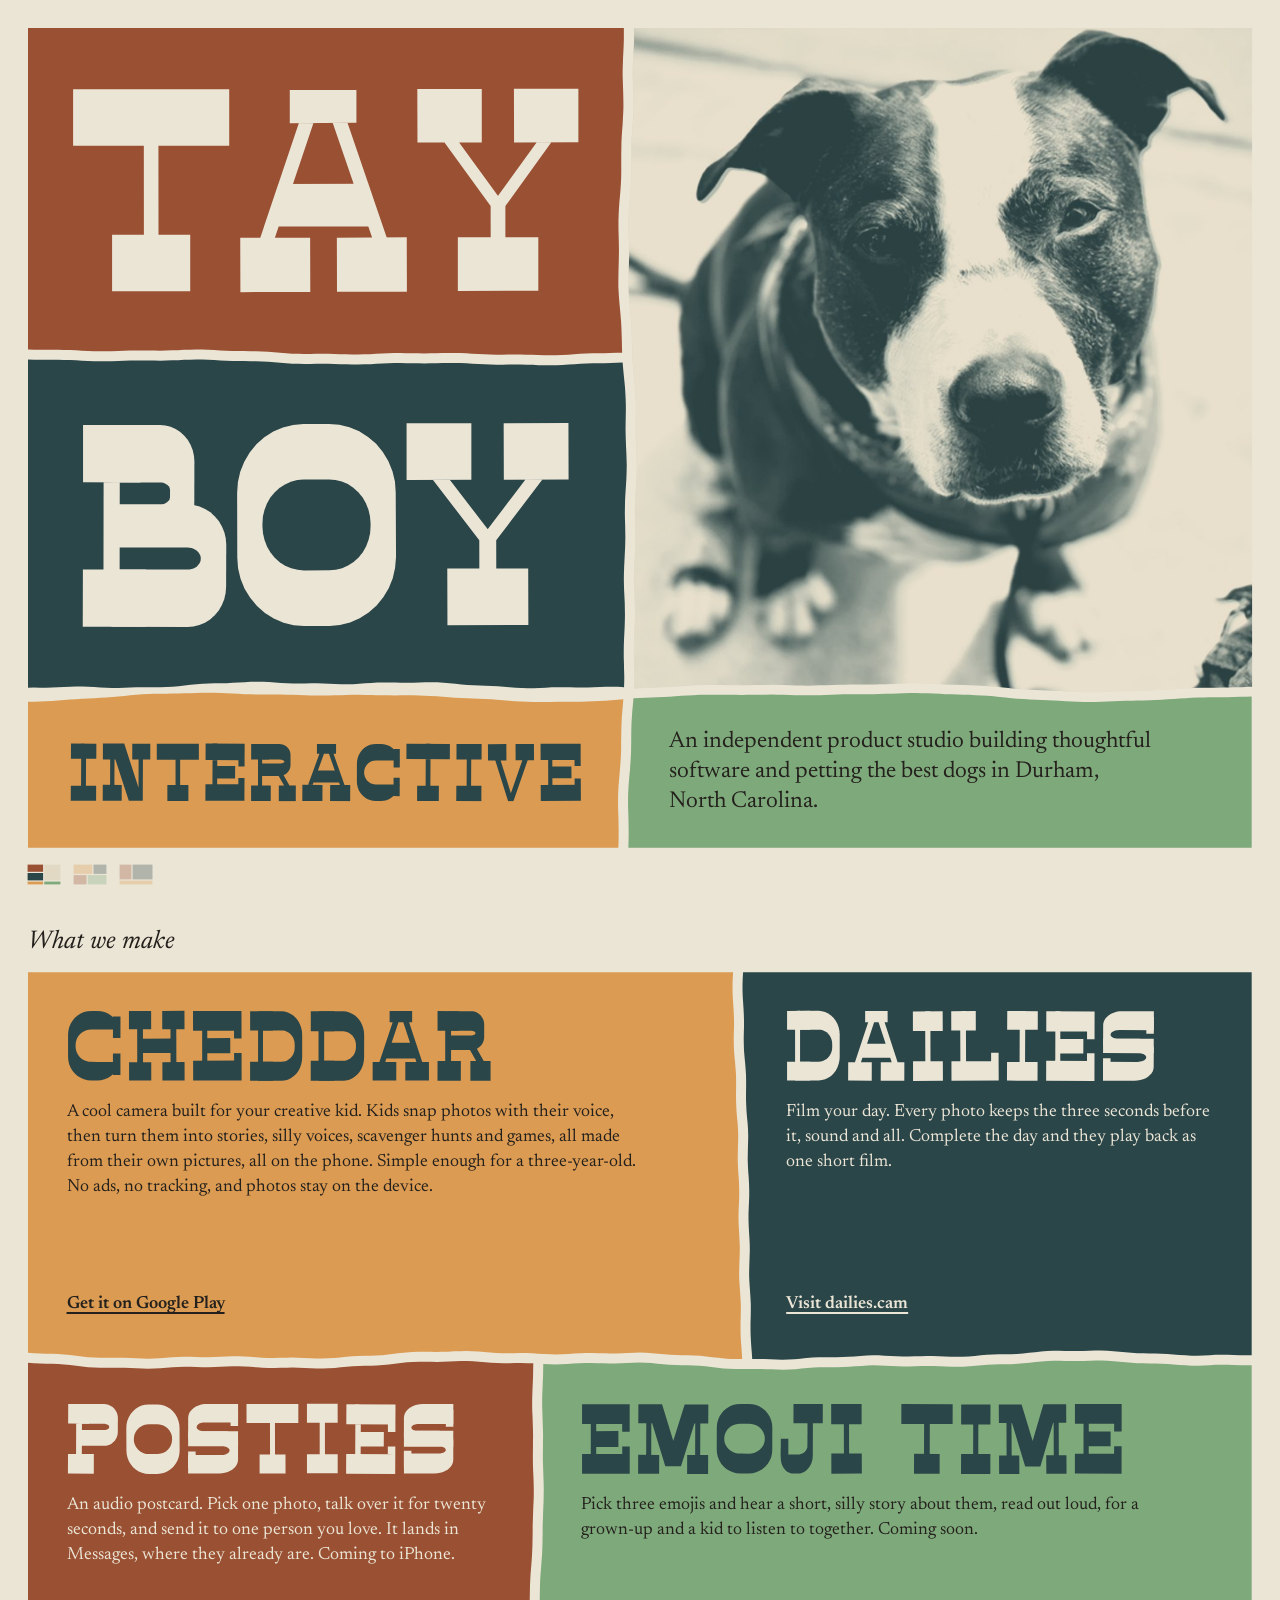
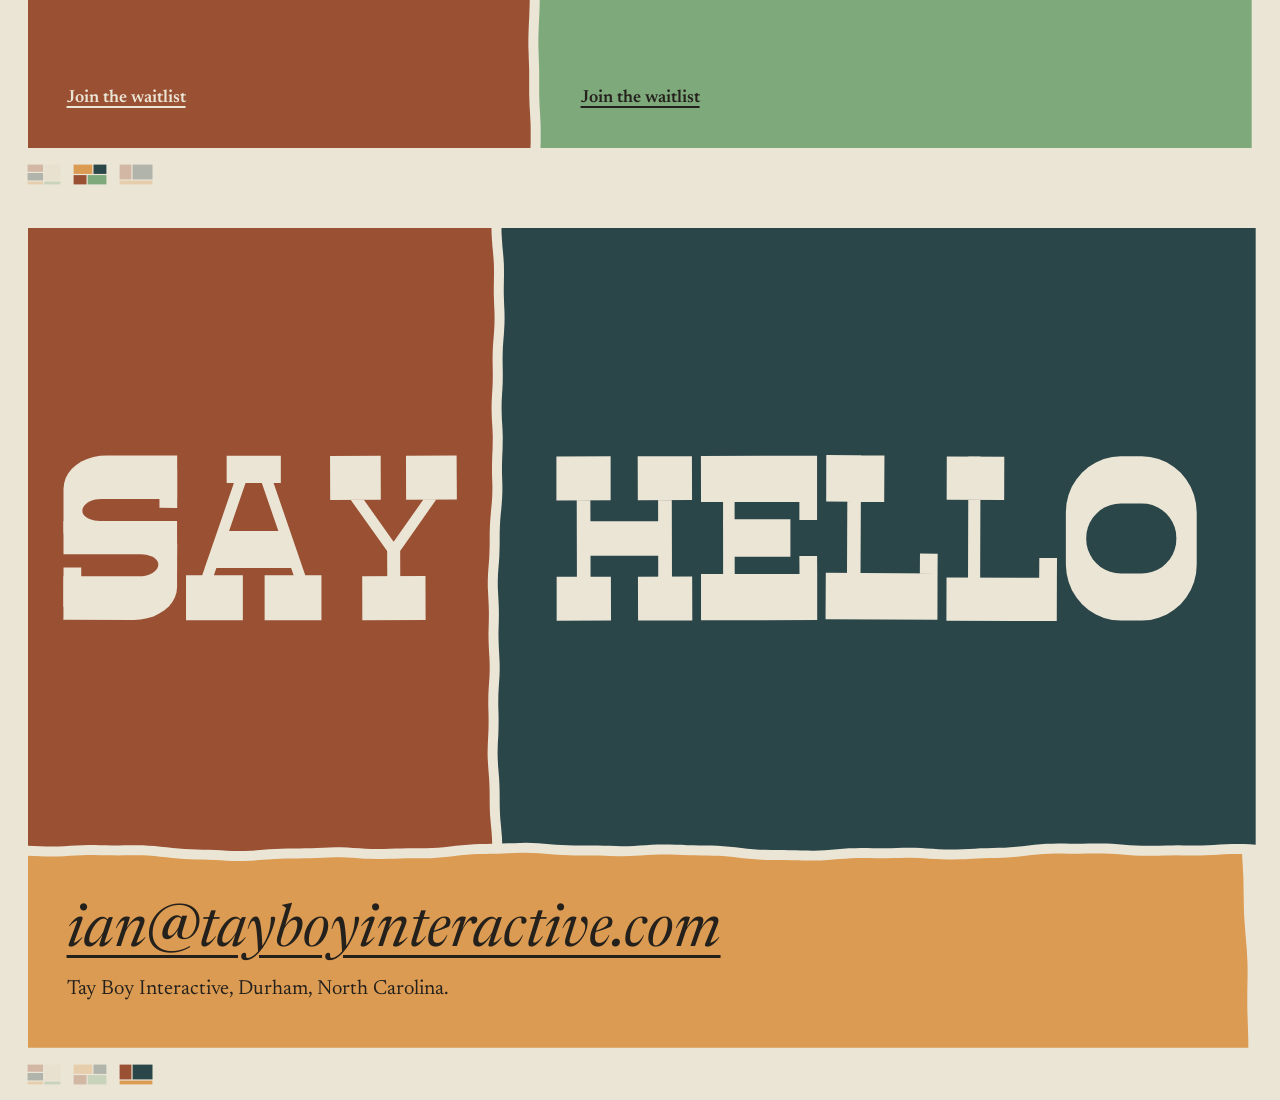
<file: index.html>
<!doctype html>
<html lang="en">
<head>
<meta charset="utf-8">
<meta name="viewport" content="width=device-width, initial-scale=1, viewport-fit=cover">
<title>Tay Boy Interactive</title>
<meta name="description" content="An independent product studio building thoughtful software and petting the best dogs in Durham, North Carolina.">
<meta property="og:title" content="Tay Boy Interactive">
<meta property="og:description" content="An independent product studio building thoughtful software and petting the best dogs in Durham, North Carolina.">
<meta property="og:image" content="https://tayboyinteractive.com/assets/og.png">
<meta name="theme-color" content="#ffffff">
<link rel="icon" type="image/svg+xml" href="assets/favicon.svg">
<link rel="icon" type="image/png" sizes="32x32" href="assets/favicon-32.png">
<link rel="icon" type="image/png" sizes="64x64" href="assets/favicon-64.png">
<link rel="icon" type="image/png" sizes="192x192" href="assets/favicon-192.png">
<link rel="apple-touch-icon" sizes="180x180" href="assets/apple-touch-icon.png">
<link rel="preconnect" href="https://fonts.googleapis.com">
<link rel="preconnect" href="https://fonts.gstatic.com" crossorigin>
<link rel="stylesheet" href="https://fonts.googleapis.com/css2?family=Newsreader:ital,opsz,wght@0,6..72,400;0,6..72,600;1,6..72,400&display=swap">
<style>
  /* One colour woodcut, pulled as three proofs. Each sheet is a block sawn into pieces, each inked its own flat
     colour, printed with paper at the cuts: the way Munch printed Two Women on the Shore (1898).
     Letters after Leavenworth's Italian wood type (1840s). */
  :root {
    color-scheme: light;
    --paper: #ebe5d6; --text: #24211d; --rust: #9a5133; --night: #2b4649; --ochre: #dc9b52; --green: #7ea97b;
    --body: "Newsreader", Georgia, serif;
    --margin: clamp(12px, 2.2vw, 32px);   /* the paper left round each print */
    --foot: clamp(40px, 4.4vw, 52px);     /* the bottom margin, where the edition number is pencilled */
    --cut: 10px;
  }
  * { box-sizing: border-box; }
  html, body { margin: 0; }
  html { background: var(--paper); scroll-snap-type: y proximity; overflow-x: clip; }
  body { background: var(--paper); color: var(--text); font-family: var(--body); font-size: 19px; line-height: 1.5; overflow-x: clip; }
  a { color: inherit; }
  h1, h2, h3, p { margin: 0; }
  .sr-only { position: absolute; width: 1px; height: 1px; overflow: hidden; clip: rect(0 0 0 0); white-space: nowrap; }

  /* ---- three proofs: each sheet fills the screen; the next is laid over it as you scroll ---- */
  .mark { display: block; height: 0; scroll-snap-align: start; }
  .proof { position: sticky; top: var(--stick, 0px); min-height: 100vh; min-height: 100svh; background: var(--paper);
           display: grid; grid-template-rows: auto minmax(0, 1fr) var(--foot); padding: var(--margin) var(--margin) 0; }
  .proof > .label { grid-row: 1; } .proof > .print { grid-row: 2; } .proof > .margin { grid-row: 3; }
  .proof .edge { position: absolute; left: 0; right: 0; top: -13px; width: 100%; height: 14px; display: block; }
  .proof.first .edge { display: none; }
  .proof::after { content: ""; position: absolute; inset: 0; background: var(--text); opacity: calc(var(--cover, 0) * .18); pointer-events: none; }
  /* the sheet being covered steps back a hair as the next is laid over it */
  @media (prefers-reduced-motion: no-preference) { .proof { transform: scale(calc(1 - var(--cover, 0) * .035)); transform-origin: 50% 40%; } }
  /* on screens where every sheet fits, scrolling always comes to rest on a whole sheet */
  html.fits { scroll-snap-type: y mandatory; }
  .label { font-style: italic; font-weight: 400; font-size: clamp(22px, 2vw, 30px); line-height: 1.1; padding: 0 0 clamp(10px, 1.2vw, 16px); }
  /* the three sheets as dots in the margin: the one you're on is inked, the others are faint; each takes you there */
  .margin { display: flex; align-items: center; }
  .dots { display: flex; gap: 4px; margin-left: -10px; }
  .dots a { display: grid; place-items: center; width: 30px; height: 36px; }
  .dots a::before { content: ""; width: 10px; height: 10px; border-radius: 50%; background: color-mix(in srgb, var(--text) 24%, var(--paper)); transition: background .2s; }
  .dots a:hover::before { background: color-mix(in srgb, var(--text) 55%, var(--paper)); }
  .dots a[aria-current]::before { background: var(--night); }
  .dots a:focus-visible { outline: 2px solid var(--text); outline-offset: -4px; border-radius: 4px; }

  /* ---- a print: one block sawn into pieces that tile it; the script draws each piece's ink with sawn edges ---- */
  .print { position: relative; isolation: isolate; display: grid; gap: var(--cut); min-height: 0; }
  .print .ink { position: absolute; inset: 0; width: 100%; height: 100%; z-index: -1; overflow: visible; }
  .blk { position: relative; min-width: 0; min-height: 0; }
  .print:not(.cut) .blk { background: var(--ink-flat); }   /* without the script the pieces still print, flat */
  .word { position: absolute; top: var(--pad, 9%); left: var(--padx, 7%); width: calc(100% - 2 * var(--padx, 7%)); height: calc(100% - 2 * var(--pad, 9%)); display: block; }

  /* 1/3: the name and Tay */
  .print.one { grid-template-columns: minmax(0, 1fr) minmax(0, 1.04fr); grid-template-rows: minmax(0, 1fr) minmax(0, 1fr) auto; }
  .one .tay { grid-area: 1 / 1; } .one .boy { grid-area: 2 / 1; } .one .inter { grid-area: 3 / 1; --pad: 22%; }
  .one .dog { grid-area: 1 / 2 / 3 / 3; }
  .one .lede { grid-area: 3 / 2; padding: clamp(20px, 2.4vw, 36px) clamp(22px, 2.8vw, 44px); display: flex; align-items: center; }
  .one .lede p { font-size: clamp(20px, 1.8vw, 34px); line-height: 1.3; text-wrap: pretty; }
  .photo { position: absolute; inset: 0; display: block; }
  .photo[hidden] { display: none; }
  .clip { position: absolute; top: -8px; left: -8px; width: calc(100% + 16px); height: calc(100% + 16px); display: block; object-fit: cover; object-position: 50% 38%; }
  /* the easter egg: nothing marks it; his nose is the button (the script keeps it over his nose however he's cropped) */
  .nose { position: absolute; border: 0; padding: 0; border-radius: 50%; background: none; cursor: pointer; }
  .nose:focus-visible { outline: 3px solid var(--paper); outline-offset: 2px; }
  /* his video fills his piece, cut on the same line, then a card for him, then his picture again */
  .film { background: #000; outline: none; cursor: pointer; }
  .film video { position: absolute; inset: 0; width: 100%; height: 100%; object-fit: cover; display: block; }
  .love { position: absolute; inset: 0; display: grid; place-items: center; margin: 0; background: #000; color: #fff;
          font-style: italic; font-size: clamp(28px, 3.2vw, 52px); animation: love .6s ease both; }
  @keyframes love { from { opacity: 0; } }
  @media (prefers-reduced-motion: reduce) { .love { animation: none; } }

  /* 2/3: the work */
  .print.two { grid-template-columns: repeat(12, minmax(0, 1fr)); grid-template-rows: minmax(0, 1fr) minmax(0, 1fr); }
  .app { padding: clamp(22px, min(3vw, 4.6vh), 48px); display: flex; flex-direction: column; align-items: flex-start; gap: clamp(10px, min(1.4vw, 2.2vh), 22px); }
  .app.cheddar { grid-column: span 7; } .app.dailies { grid-column: span 5; } .app.posties { grid-column: span 5; } .app.emoji { grid-column: span 7; }
  .app.dark { color: var(--paper); }
  /* each app's name is cut large, and the whole piece is its link; sizes follow the screen's height too, so the
     sheet still fits a short laptop screen */
  .app .name { display: block; height: clamp(44px, min(5.6vw, 8.6vh), 112px); max-width: 100%; }
  .app .name .word { position: static; width: auto; max-width: 100%; height: 100%; }
  .app p { max-width: 58ch; font-size: clamp(17px, min(1.38vw, 2.4vh), 26px); line-height: 1.42; text-wrap: pretty; }
  .app .go { margin-top: auto; padding-top: 4px; font-weight: 600; font-size: clamp(17px, min(1.38vw, 2.4vh), 26px); line-height: 1.3;
             text-decoration: underline; text-decoration-thickness: 2px; text-underline-offset: .22em;
             transition: text-underline-offset .25s cubic-bezier(.2, .8, .2, 1), text-decoration-thickness .25s; }
  .app .go::after { content: ""; position: absolute; inset: 0; z-index: 1; }
  .app:hover .go { text-underline-offset: .34em; text-decoration-thickness: 3px; }
  .app .go:focus-visible { outline: none; }
  .app .go:focus-visible::after { outline: 3px solid currentColor; outline-offset: -12px; }

  /* 3/3: say hello */
  .print.three { grid-template-columns: var(--cols); grid-template-rows: minmax(0, 1fr) auto; }
  .three .say { grid-area: 1 / 1; } .three .hello { grid-area: 1 / 2; }
  .three .reach { grid-area: 2 / 1 / 3 / 3; padding: clamp(28px, 3.4vw, 56px) clamp(24px, 3vw, 48px); display: grid; gap: 8px; }
  .reach .mail { font-style: italic; font-size: clamp(30px, 4.6vw, 72px); line-height: 1.1; text-decoration-thickness: 3px; text-underline-offset: .16em; overflow-wrap: anywhere; justify-self: start; }
  .reach .mail:focus-visible { outline: 3px solid var(--text); outline-offset: 6px; }
  .reach p { font-size: clamp(19px, 1.6vw, 23px); }

  @media (prefers-reduced-motion: reduce) { .proof::after { display: none; } .app .go { transition: none; } }

  /* phones, and tablets held upright: the name and SAY HELLO stack, so their letters fill the pieces' width */
  @media (max-width: 760px), (orientation: portrait) and (max-width: 1100px) {
    .print.one { grid-template-columns: 1fr; grid-template-rows: minmax(120px, 1fr) minmax(120px, 1fr) minmax(64px, auto) minmax(280px, 1.9fr) auto; }
    .one .tay { grid-area: 1 / 1; } .one .boy { grid-area: 2 / 1; } .one .inter { grid-area: 3 / 1; --pad: 20%; }
    .one .dog { grid-area: 4 / 1; } .one .lede { grid-area: 5 / 1; }
    .print.three { grid-template-columns: 1fr; grid-template-rows: minmax(130px, 1fr) minmax(130px, 1fr) auto; }
    .three .say { grid-area: 1 / 1; } .three .hello { grid-area: 2 / 1; } .three .reach { grid-area: 3 / 1; }
    .three .say { --padx: var(--say-padx); }
  }
  /* phones: the work stacks too; a sheet longer than the screen scrolls through, then holds */
  @media (max-width: 760px) {
    html { scroll-snap-type: none; }
    .print.two { grid-template-columns: 1fr; grid-template-rows: none; grid-auto-rows: auto; }
    .app.cheddar, .app.dailies, .app.posties, .app.emoji { grid-column: 1; }
    .app .go { margin-top: 8px; }
  }
  @media (min-width: 761px) and (max-height: 620px) {
    .proof { min-height: 620px; }   /* short landscape windows: keep the pieces a readable size and let the sheet scroll */
  }
  /* ---- pieces that come together, lift, and a map of the sheets ---- */
  @property --lift { syntax: "<length>"; inherits: true; initial-value: 0px; }
  @property --a { syntax: "<number>"; inherits: true; initial-value: 0; }
  /* pushed home: accelerates all the way and stops dead on contact, no settle */
  .print { transition: --a .17s cubic-bezier(.55, 0, 1, .45); }
  .print.loose { --a: 1; transition: none; }
  .print .ink path { transform-box: fill-box; transform-origin: center; }
  .print .ink path, .print .blk {
    --t: min(1, calc(var(--a, 0) * var(--k, 1)));
    transform: translate(calc(var(--dx, 0px) * var(--t)), calc(var(--dy, 0px) * var(--t) + var(--lift))) rotate(calc(var(--rot, 0deg) * var(--t)));
    transition: --lift .08s linear;
  }
  .dots { gap: 6px; margin-left: -4px; }
  .dots a { width: auto; height: 36px; padding: 0 3px; }
  .dots a::before { display: none; }
  .dots svg { display: block; width: 34px; height: 21px; opacity: .3; transition: opacity .2s; }
  .dots a:hover svg { opacity: .65; }
  .dots a[aria-current] svg { opacity: 1; }
  @media (prefers-reduced-motion: reduce) { .print { --a: 0 !important; } .print .ink path, .print .blk { transition: none; } }

  .blk[data-ink="#24211d"] { --ink-flat: #24211d; } .blk[data-ink="#2b4649"] { --ink-flat: #2b4649; } .blk[data-ink="#7ea97b"] { --ink-flat: #7ea97b; } .blk[data-ink="#9a5133"] { --ink-flat: #9a5133; } .blk[data-ink="#dc9b52"] { --ink-flat: #dc9b52; } .blk[data-ink="#e2d9c4"] { --ink-flat: #e2d9c4; } .blk[data-ink="#ebe5d6"] { --ink-flat: #ebe5d6; } 
</style>
</head>
<body>
<span class="mark" id="top"></span>
<header class="proof first">
  <h1 class="sr-only">Tay Boy Interactive</h1>
  
    <div class="print one">
      <svg class="ink" aria-hidden="true"></svg>
      <div class="blk tay" data-ink="#9a5133"><svg class="word" viewBox="0 0 329.4 134.0" preserveAspectRatio="xMidYMid meet" aria-hidden="true"><mask id="cut1" maskUnits="userSpaceOnUse" x="0" y="0" width="329.4" height="134.0"><path d="M2 2.2L102.5 2.2L102.5 38.5L2 38.5ZM47.5 2.2L56.9 2.2L57 132.2L47.6 132.2ZM27.1 95.9L77.4 95.9L77.4 132.2L27.1 132.2ZM141.5 2.7L184.4 2.6L184.4 23.8L141.5 24ZM148 21.9L157.4 21.9L131.9 97.8L122.5 97.8ZM168.5 21.9L178 21.8L203.9 97.6L194.5 97.6ZM134.1 63.2L192.1 63L201.4 90.3L124.9 90.5ZM109.6 97.8L154.6 97.7L154.7 132.7L109.7 132.8ZM171.8 97.7L216.8 97.5L216.9 132.5L171.9 132.6ZM223.6 2L265.1 2L265.1 36.4L223.7 36.5ZM285.8 1.9L327.3 1.9L327.3 36.3L285.9 36.4ZM239.7 34.5L249.1 34.5L280.3 77.4L270.8 77.4ZM301.9 34.4L311.3 34.4L280.3 77.4L270.8 77.4ZM270.8 75.4L280.3 75.4L280.3 132L270.9 132ZM249.7 97.5L301.5 97.5L301.5 131.9L249.7 132Z" fill="#fff"/></mask><rect width="329.4" height="134.0" fill="#ebe5d6" mask="url(#cut1)"/></svg></div>
      <div class="blk boy" data-ink="#2b4649"><svg class="word" viewBox="0 0 329.4 134.0" preserveAspectRatio="xMidYMid meet" aria-hidden="true"><mask id="cut2" maskUnits="userSpaceOnUse" x="0" y="0" width="329.4" height="134.0"><path d="M26.9 2.6L58 2.7L61.4 3L64.8 3.8L68 5.2L71 7.2L73.6 9.5L75.9 12.3L77.7 15.5L79 18.9L79.8 22.4L80.1 26.1L80 58.2L79.7 61.8L78.9 65.4L77.6 68.8L75.7 71.9L73.5 74.7L70.8 77.1L67.9 79L64.7 80.4L61.3 81.2L57.8 81.5L26.8 81.5Z" fill="#fff"/><path d="M26.8 39.6L57.9 39.6L58.9 39.7L59.9 39.9L60.8 40.2L61.7 40.6L62.5 41.1L63.2 41.7L63.7 42.3L64.1 43L64.3 43.8L64.4 44.6L64.4 48.9L64.3 49.7L64.1 50.4L63.7 51.1L63.1 51.8L62.5 52.4L61.7 52.9L60.8 53.3L59.9 53.6L58.9 53.8L57.9 53.8L26.8 53.8Z" fill="#000"/><path d="M26.8 53.8L75.7 53.8L79.6 54.2L83.4 55.1L87 56.7L90.4 58.8L93.3 61.5L95.9 64.6L97.9 68.1L99.4 71.9L100.3 75.8L100.6 79.9L100.5 106.7L100.2 110.8L99.3 114.8L97.8 118.5L95.8 122L93.2 125.1L90.2 127.8L86.9 129.9L83.3 131.4L79.5 132.4L75.6 132.7L26.7 132.6Z" fill="#fff"/><path d="M26.8 81.5L75.7 81.5L77 81.6L78.3 81.9L79.5 82.3L80.7 82.9L81.7 83.6L82.6 84.5L83.2 85.4L83.8 86.5L84.1 87.5L84.2 88.7L84.2 88.7L84.1 89.8L83.8 90.9L83.2 91.9L82.5 92.8L81.7 93.7L80.7 94.4L79.5 95L78.3 95.4L77 95.7L75.6 95.7L26.7 95.7Z" fill="#000"/><path d="M8.4 2.6L45.4 2.6L45.3 39.6L8.4 39.5ZM8.3 95.6L48.9 95.7L48.8 132.6L8.2 132.6ZM21.7 2.6L32.1 2.6L31.9 132.6L21.5 132.6ZM107.6 46.4L108.1 39.4L109.6 32.7L112.2 26.3L115.7 20.3L120 15.1L125.1 10.5L130.9 6.9L137.1 4.2L143.6 2.6L150.3 2L166.7 2L173.4 2.5L179.9 4.1L186.2 6.7L191.9 10.3L197.1 14.8L201.4 20.1L205 26L207.6 32.4L209.2 39.1L209.7 46L209.9 87.6L209.3 94.5L207.8 101.3L205.2 107.7L201.7 113.6L197.4 118.9L192.3 123.4L186.5 127.1L180.3 129.8L173.8 131.4L167.1 132L150.7 132L144 131.5L137.5 129.9L131.2 127.3L125.5 123.7L120.4 119.2L116 113.9L112.4 108L109.8 101.6L108.2 94.9L107.7 88Z" fill="#fff"/><path d="M123.9 66L124.2 61.6L125.2 57.3L126.8 53.2L129 49.4L131.7 46.1L134.8 43.2L138.4 40.9L142.2 39.2L146.3 38.1L150.4 37.8L166.8 37.7L170.9 38L175 39.1L178.9 40.7L182.4 43L185.6 45.9L188.3 49.2L190.5 53L192.1 57.1L193.1 61.3L193.5 65.7L193.5 68L193.2 72.4L192.2 76.7L190.6 80.8L188.5 84.6L185.8 87.9L182.6 90.8L179 93.1L175.2 94.8L171.1 95.9L167 96.2L150.6 96.3L146.5 95.9L142.4 94.9L138.5 93.3L135 91L131.8 88.1L129.1 84.8L126.9 81L125.3 76.9L124.3 72.6L123.9 68.2Z" fill="#000"/><path d="M216.7 1.6L258.4 1.5L258.4 37.9L216.7 38ZM279.2 1.5L320.9 1.4L321 37.8L279.3 37.9ZM232.1 35.9L243 35.9L274.4 76.9L263.5 76.9ZM294.7 35.8L305.6 35.8L274.4 76.9L263.5 76.9ZM263.5 74.9L274.4 74.9L274.5 131.5L263.6 131.5ZM242.9 95.1L295 95L295.1 131.4L243 131.5Z" fill="#fff"/></mask><rect width="329.4" height="134.0" fill="#ebe5d6" mask="url(#cut2)"/></svg></div>
      <div class="blk inter" data-ink="#dc9b52"><svg class="word" viewBox="0 0 1164.1 134.0" preserveAspectRatio="xMidYMid meet" aria-hidden="true"><mask id="cut3" maskUnits="userSpaceOnUse" x="0" y="0" width="1164.1" height="134.0"><path d="M2.3 1.5L60 1.8L59.8 36.1L2.1 35.8ZM1.9 97.2L59.5 97.5L59.4 131.8L1.7 131.5ZM25.6 1.6L36.7 1.7L36.1 131.7L25 131.6ZM74.9 1.5L118 1.6L117.9 37.7L74.8 37.5ZM141.7 1.7L182.7 1.8L182.6 37.9L141.6 37.8ZM74.6 95.4L117.7 95.6L117.6 131.6L74.4 131.5ZM91.5 1.5L101.4 1.6L100.9 131.6L91.1 131.5ZM156.2 1.8L166.1 1.8L165.6 131.8L155.8 131.8ZM91.5 1.5L123.4 1.6L165.6 131.8L133.8 131.7ZM197.4 2L293.2 1.9L293.2 38.1L197.5 38.2ZM240.1 2L250.6 2L250.7 132L240.2 132ZM221.5 95.9L269.4 95.8L269.4 132L221.5 132ZM308.6 1.4L397.4 1.8L397.2 39.4L308.4 38.9ZM308.2 93.9L397 94.3L396.8 131.8L308 131.4ZM324.5 1.5L335.3 1.5L334.7 131.5L323.9 131.5ZM324.3 52.2L375.8 52.4L375.6 81L324.1 80.8ZM383.2 39.3L397.2 39.4L397.2 53.7L383.2 53.6ZM383 79.9L397 80L397 94.3L383 94.2ZM432.6 2.4L476.3 2.5L480.3 2.8L484.2 3.7L487.9 5.2L491.3 7.2L494.3 9.8L496.9 12.7L499 16L500.5 19.6L501.4 23.4L501.7 27.2L501.7 50.6L501.4 54.5L500.4 58.3L498.9 61.8L496.8 65.1L494.2 68.1L491.2 70.6L487.7 72.6L484.1 74.1L480.2 75L476.2 75.3L432.4 75.2Z" fill="#fff"/><path d="M432.5 37.8L476.3 37.9L478.1 38L479.8 38.1L481.5 38.4L483 38.8L484.3 39.2L485.5 39.8L486.4 40.4L487.1 41.1L487.5 41.8L487.7 42.5L487.7 42.5L487.5 43.2L487.1 43.9L486.4 44.5L485.5 45.1L484.3 45.7L483 46.1L481.4 46.5L479.8 46.8L478 46.9L476.3 47L432.5 46.9Z" fill="#000"/><path d="M412.2 2.4L452.9 2.4L452.9 37.9L412.2 37.8ZM412 96.9L456.8 97L456.7 132.4L412 132.4ZM427.9 2.4L437.3 2.4L437 132.4L427.6 132.4ZM465 58.3L477.2 58.3L500 98.1L487.8 98.1ZM475.1 97.1L513.8 97.1L513.7 132.6L475.1 132.5ZM561.9 2.2L605.4 2.4L605.3 24.6L561.8 24.4ZM568.3 22.4L578.7 22.5L552.2 95.4L541.8 95.4ZM588.4 22.6L598.8 22.6L624.6 95.8L614.1 95.8ZM553.7 62.7L613 63L622.6 90.2L543.8 89.8ZM528.7 95.3L574.5 95.6L574.3 132.3L528.5 132ZM591.9 95.6L637.6 95.9L637.4 132.6L591.7 132.4ZM652.8 46.3L653.4 39.4L655 32.7L657.6 26.3L661.1 20.4L665.5 15.1L670.6 10.6L676.4 7L682.6 4.4L689.2 2.8L695.9 2.2L707.6 2.3L714.3 2.9L720.8 4.5L727 7.2L732.8 10.8L737.9 15.3L742.2 20.6L745.7 26.5L748.3 33L749.8 39.7L750.3 46.6L750.2 88.2L749.6 95.1L748 101.9L745.5 108.3L741.9 114.2L737.5 119.4L732.4 123.9L726.6 127.5L720.4 130.2L713.9 131.8L707.2 132.3L695.5 132.2L688.8 131.7L682.2 130L676 127.4L670.3 123.7L665.2 119.2L660.8 113.9L657.3 108L654.8 101.6L653.2 94.8L652.7 87.9Z" fill="#fff"/><path d="M669.2 67.1L669.5 62.9L670.5 58.7L672.1 54.8L674.3 51.2L677 47.9L680.2 45.2L683.7 43L687.6 41.3L691.6 40.4L695.8 40L707.5 40.1L711.6 40.4L715.6 41.4L719.5 43.1L723 45.3L726.2 48.1L728.8 51.4L731 55L732.6 58.9L733.5 63.1L733.8 67.4L733.8 67.4L733.5 71.6L732.5 75.8L730.9 79.7L728.7 83.4L726 86.6L722.9 89.4L719.3 91.6L715.5 93.2L711.4 94.2L707.3 94.5L695.6 94.5L691.4 94.1L687.4 93.1L683.6 91.5L680 89.2L676.9 86.4L674.2 83.2L672 79.5L670.5 75.6L669.5 71.4L669.2 67.2ZM706.5 40.1L755.2 40.2L755 94.7L706.3 94.5Z" fill="#000"/><path d="M736.4 13.7L750.4 13.8L750.3 55.8L736.3 55.8ZM736.2 79L750.2 79L750.1 121.1L736.1 121ZM765.5 1.8L864.4 2.2L864.2 36.9L765.4 36.4ZM809.5 2L820.4 2L819.8 132L809 132ZM789.8 97.2L839.3 97.4L839.1 132.1L789.7 131.9ZM879.4 2.4L936.6 2.7L936.4 37.9L879.3 37.6ZM879 97.2L936.1 97.5L935.9 132.7L878.8 132.4ZM902.9 2.5L913.1 2.6L912.4 132.6L902.2 132.5ZM950.9 2.9L992.8 2.7L993 39.8L951.1 40ZM1013.7 2.6L1055.6 2.4L1055.8 39.5L1013.9 39.7ZM967 37.9L979.1 37.8L1008.9 132.6L996.8 132.7ZM1029.8 37.6L1041.9 37.5L1008.9 132.6L996.8 132.7ZM1070.6 2.1L1161.8 1.7L1161.9 38.2L1070.8 38.6ZM1071 95.6L1162.2 95.2L1162.4 131.7L1071.2 132.1ZM1087.7 2L1097.2 2L1097.8 132L1088.3 132ZM1088 53.6L1140.8 53.4L1141 80.2L1088.1 80.5ZM1147.9 38.3L1161.9 38.2L1162 52.5L1148 52.6ZM1148.1 81L1162.1 80.9L1162.2 95.2L1148.2 95.3Z" fill="#fff"/></mask><rect width="1164.1" height="134.0" fill="#2b4649" mask="url(#cut3)"/></svg></div>
      <div class="blk dog" data-ink="#e2d9c4">
        <div class="photo">
          <img class="clip" src="assets/tay-tint.jpg" alt="Tay, a black and white dog in a bandana" width="1116" height="1116">
          <button class="nose" type="button" data-film="assets/tay.mp4" data-nose="0.595 0.565 0.2 0.15" aria-label="Boop Tay's nose"></button>
        </div>
      </div>
      <div class="blk lede" data-ink="#7ea97b"><p>An independent product studio building thoughtful software and petting the best dogs in Durham, North Carolina.</p></div>
    </div>
  <nav class="margin" aria-label="Sheets"><div class="dots"><a href="#top" aria-current="true"><span class="sr-only">1 of 3: Tay Boy Interactive</span></a><a href="#work-sheet"><span class="sr-only">2 of 3: What we make</span></a><a href="#hello"><span class="sr-only">3 of 3: Say hello</span></a></div></nav>
</header>

<span class="mark" id="work-sheet"></span>
<main class="proof">
  <svg class="edge" viewBox="0 0 1440 14" preserveAspectRatio="none" aria-hidden="true"><path d="M0 14 0 4.6 L12 4.2 L24 4.3 L36 4.8 L48 5.3 L60 5.4 L72 5.3 L84 5.2 L96 5.5 L108 6.1 L120 6.5 L132 6.4 L144 6.1 L156 5.8 L168 6.0 L180 6.4 L192 6.5 L204 6.2 L216 5.7 L228 5.6 L240 6.0 L252 6.6 L264 6.9 L276 6.8 L288 6.8 L300 7.2 L312 7.9 L324 8.7 L336 9.1 L348 9.1 L360 9.1 L372 9.4 L384 10.0 L396 10.3 L408 10.2 L420 9.6 L432 9.1 L444 9.0 L456 9.1 L468 8.9 L480 8.3 L492 7.6 L504 7.0 L516 7.0 L528 7.2 L540 7.1 L552 6.7 L564 6.3 L576 6.2 L588 6.5 L600 6.9 L612 7.0 L624 6.7 L636 6.3 L648 6.3 L660 6.5 L672 6.7 L684 6.4 L696 5.8 L708 5.2 L720 5.0 L732 5.1 L744 5.1 L756 4.8 L768 4.2 L780 3.9 L792 4.1 L804 4.6 L816 5.0 L828 5.1 L840 5.0 L852 5.3 L864 6.0 L876 6.9 L888 7.5 L900 7.6 L912 7.6 L924 7.9 L936 8.5 L948 9.0 L960 9.1 L972 8.7 L984 8.4 L996 8.3 L1008 8.6 L1020 8.7 L1032 8.5 L1044 8.0 L1056 7.7 L1068 7.8 L1080 8.2 L1092 8.5 L1104 8.5 L1116 8.2 L1128 8.1 L1140 8.5 L1152 9.0 L1164 9.3 L1176 9.0 L1188 8.5 L1200 8.3 L1212 8.3 L1224 8.4 L1236 8.1 L1248 7.4 L1260 6.5 L1272 6.0 L1284 5.9 L1296 5.8 L1308 5.4 L1320 4.7 L1332 4.2 L1344 4.1 L1356 4.4 L1368 4.8 L1380 4.8 L1392 4.6 L1404 4.5 L1416 5.0 L1428 5.7 L1440 6.2 L1440 14Z" fill="#ebe5d6"/></svg>
  <h2 class="label" id="work">What we make</h2>
  
    <section class="print two" aria-labelledby="work">
      <svg class="ink" aria-hidden="true"></svg>
      <article class="blk app cheddar" data-ink="#dc9b52"><h3 class="name"><span class="sr-only">Cheddar</span><svg class="word" viewBox="0 0 793.9 134.0" preserveAspectRatio="xMidYMid meet" aria-hidden="true"><mask id="cut4" maskUnits="userSpaceOnUse" x="0" y="0" width="793.9" height="134.0"><path d="M2 45.9L2.6 39L4.2 32.2L6.7 25.8L10.3 19.9L14.7 14.7L19.8 10.2L25.6 6.5L31.8 3.9L38.4 2.3L45.2 1.7L56.9 1.8L63.7 2.3L70.2 3.9L76.5 6.6L82.2 10.2L87.4 14.7L91.8 20L95.3 25.9L97.9 32.4L99.4 39.1L100 46L99.9 87.6L99.4 94.5L97.8 101.3L95.2 107.7L91.6 113.6L87.2 118.9L82.1 123.3L76.3 127L70.1 129.6L63.5 131.2L56.8 131.8L45 131.7L38.3 131.2L31.7 129.6L25.5 126.9L19.7 123.3L14.6 118.8L10.2 113.5L6.6 107.6L4.1 101.2L2.5 94.4L2 87.5Z" fill="#fff"/><path d="M16.1 65.1L16.5 60.6L17.6 56.2L19.3 52.1L21.7 48.3L24.6 44.9L28.1 42L32 39.6L36.2 37.9L40.6 36.9L45.1 36.5L56.9 36.6L61.4 36.9L65.8 38L70 39.7L73.9 42L77.3 44.9L80.3 48.4L82.7 52.2L84.4 56.3L85.4 60.7L85.8 65.1L85.8 68.5L85.4 72.9L84.4 77.3L82.6 81.4L80.2 85.2L77.3 88.6L73.8 91.5L70 93.9L65.8 95.6L61.3 96.6L56.8 97L45.1 96.9L40.5 96.6L36.1 95.5L31.9 93.8L28 91.5L24.6 88.6L21.6 85.2L19.3 81.3L17.5 77.2L16.5 72.8L16.1 68.4ZM55.9 36.6L104.9 36.6L104.8 97L55.8 97Z" fill="#000"/><path d="M86 12.2L100 12.3L99.9 52.2L85.9 52.2ZM85.9 81.4L99.9 81.4L99.9 121.4L85.9 121.4ZM115.8 1.9L157.3 1.8L157.4 36L115.8 36.1ZM178 1.7L219.6 1.6L219.7 35.8L178.1 36ZM116 97.7L157.5 97.6L157.6 131.8L116.1 131.9ZM178.3 97.5L219.8 97.4L219.9 131.6L178.4 131.7ZM131.1 1.9L141.9 1.8L142.3 131.8L131.4 131.9ZM193.4 1.7L204.2 1.7L204.6 131.7L193.7 131.7ZM131.2 53.6L204.4 53.4L204.4 80L131.3 80.2ZM235.6 1.8L326.2 1.7L326.3 38.9L235.7 39ZM235.8 94.7L326.4 94.5L326.5 131.7L235.9 131.8ZM252.6 1.8L262.2 1.8L262.4 131.8L252.8 131.8ZM252.7 52.6L305.2 52.5L305.3 80.9L252.7 81ZM312.3 38.9L326.3 38.9L326.3 53.2L312.3 53.2ZM312.4 80.2L326.4 80.2L326.4 94.5L312.4 94.5ZM357.3 2.5L400.8 2.5L406.9 3L412.9 4.6L418.5 7.3L423.7 10.9L428.4 15.4L432.3 20.7L435.5 26.6L437.8 33L439.3 39.8L439.7 46.7L439.7 88.3L439.2 95.2L437.8 102L435.5 108.4L432.3 114.3L428.3 119.5L423.6 124L418.4 127.7L412.8 130.3L406.8 131.9L400.7 132.5L357.2 132.5Z" fill="#fff"/><path d="M357.3 38.1L400.8 38.1L404.7 38.4L408.5 39.4L412.1 41L415.5 43.2L418.4 45.8L421 49L423 52.5L424.5 56.4L425.4 60.4L425.7 64.5L425.7 70.5L425.4 74.6L424.5 78.6L423 82.5L421 86L418.4 89.1L415.4 91.8L412.1 94L408.5 95.6L404.7 96.5L400.8 96.8L357.2 96.8Z" fill="#000"/><path d="M342.4 2.4L385.2 2.5L385.2 38.1L342.4 38.1ZM342.3 96.8L385.2 96.8L385.2 132.5L342.3 132.4ZM357.3 2.5L366.5 2.5L366.4 132.5L357.2 132.5ZM470.6 2.4L515.7 2.5L521.9 3L528 4.6L533.8 7.3L539.2 10.9L543.9 15.4L548 20.7L551.2 26.6L553.6 33L555.1 39.8L555.6 46.7L555.5 88.3L555 95.2L553.6 102L551.2 108.4L547.9 114.3L543.8 119.5L539 124L533.7 127.7L527.9 130.3L521.8 131.9L515.6 132.5L470.5 132.4Z" fill="#fff"/><path d="M470.6 39.8L515.7 39.8L519.5 40.2L523.2 41.1L526.8 42.6L530.1 44.7L533 47.3L535.5 50.4L537.5 53.8L539 57.5L539.9 61.4L540.2 65.4L540.2 69.6L539.9 73.6L539 77.5L537.5 81.2L535.5 84.6L533 87.6L530 90.2L526.7 92.3L523.2 93.9L519.4 94.8L515.6 95.1L470.5 95Z" fill="#000"/><path d="M455.8 2.4L499.7 2.4L499.7 39.8L455.8 39.8ZM455.7 95L499.6 95.1L499.6 132.4L455.7 132.4ZM470.6 2.4L480.9 2.4L480.7 132.4L470.5 132.4ZM603.2 1.9L645.3 1.9L645.3 23.1L603.2 23ZM609.5 21L620.4 21L595 97L584.1 97ZM628.1 21L639 21.1L664.1 97.2L653.2 97.1ZM596.1 61.3L652.3 61.4L662 90.7L586.3 90.5ZM571.5 97L615.7 97.1L615.6 131.9L571.4 131.8ZM632.5 97.1L676.7 97.2L676.7 132L632.5 131.9ZM712.7 2.2L755.3 2.2L759.2 2.5L762.9 3.4L766.5 4.9L769.8 6.9L772.8 9.4L775.3 12.4L777.3 15.7L778.8 19.3L779.7 23L780 26.9L780 50.3L779.7 54.2L778.8 57.9L777.3 61.5L775.3 64.8L772.7 67.8L769.8 70.3L766.5 72.3L762.9 73.8L759.1 74.7L755.2 75L712.6 75Z" fill="#fff"/><path d="M712.6 38.9L755.3 38.9L756.6 39L757.9 39.1L759.1 39.4L760.2 39.8L761.3 40.2L762.1 40.7L762.8 41.3L763.3 41.9L763.6 42.6L763.7 43.3L763.7 43.3L763.6 44L763.3 44.6L762.8 45.3L762.1 45.8L761.3 46.4L760.2 46.8L759.1 47.2L757.9 47.4L756.6 47.6L755.2 47.6L712.6 47.6Z" fill="#000"/><path d="M692.8 2.1L732.5 2.2L732.5 38.9L692.8 38.9ZM692.8 95.4L736.4 95.5L736.3 132.2L692.7 132.1ZM707.2 2.2L718.1 2.2L718 132.2L707.1 132.2ZM744.3 58.6L758.4 58.6L779.7 96.5L765.5 96.5ZM754.2 95.5L791.9 95.5L791.9 132.2L754.2 132.2Z" fill="#fff"/></mask><rect width="793.9" height="134.0" fill="#2b4649" mask="url(#cut4)"/></svg></h3><p>A cool camera built for your creative kid. Kids snap photos with their voice, then turn them into stories, silly voices, scavenger hunts and games, all made from their own pictures, all on the phone. Simple enough for a three-year-old. No ads, no tracking, and photos stay on the device.</p><a class="go" href="https://play.google.com/store/apps/details?id=com.cheddarcam.android">Get it on Google Play</a></article><article class="blk app dailies dark" data-ink="#2b4649"><h3 class="name"><span class="sr-only">Dailies</span><svg class="word" viewBox="0 0 689.6 134.0" preserveAspectRatio="xMidYMid meet" aria-hidden="true"><mask id="cut5" maskUnits="userSpaceOnUse" x="0" y="0" width="689.6" height="134.0"><path d="M17 1.7L61 1.6L67.2 2.2L73.2 3.8L78.9 6.5L84.1 10.1L88.8 14.6L92.9 19.9L96.1 25.8L98.4 32.2L99.9 38.9L100.4 45.8L100.4 87.4L99.9 94.4L98.4 101.1L96.1 107.5L92.9 113.4L88.9 118.7L84.2 123.2L78.9 126.8L73.2 129.5L67.2 131.1L61 131.6L17 131.7Z" fill="#fff"/><path d="M17 36.7L61 36.7L65 37L68.9 38L72.5 39.6L75.9 41.8L78.9 44.5L81.5 47.7L83.6 51.3L85.1 55.1L86.1 59.2L86.4 63.4L86.4 69.9L86.1 74.1L85.1 78.2L83.6 82L81.5 85.6L78.9 88.8L75.9 91.5L72.5 93.7L68.9 95.3L65 96.3L61 96.6L17 96.6Z" fill="#000"/><path d="M2 1.7L45.3 1.6L45.3 36.7L2 36.7ZM2 96.6L45.3 96.6L45.3 131.6L2 131.7ZM17 1.7L26.3 1.6L26.3 131.6L17 131.7ZM148 2L190 2.1L190 23L148 22.9ZM154.3 20.9L165.4 20.9L140.1 97.8L128.9 97.7ZM172.5 20.9L183.7 21L208.7 97.9L197.6 97.9ZM140.4 62.9L197.4 63L206 89.5L131.7 89.4ZM116.3 97.7L160.4 97.8L160.3 132.1L116.2 132ZM177.2 97.8L221.3 97.9L221.2 132.2L177.1 132.1ZM237.2 2.6L292.9 2.4L293.1 39.1L237.3 39.3ZM237.5 95.9L293.2 95.8L293.4 132.4L237.6 132.6ZM260.2 2.5L269.9 2.5L270.3 132.5L260.6 132.5ZM308.9 2.2L354.8 2L354.9 38.3L309 38.5ZM325.6 2.2L336.3 2.1L336.8 132.1L326.2 132.2ZM309.3 96L397.5 95.6L397.7 131.9L309.4 132.2ZM383.5 80.1L397.5 80L397.5 95.6L383.5 95.7ZM413.7 2L470.8 2.2L470.7 37.1L413.5 36.9ZM413.3 97L470.4 97.3L470.3 132.2L413.1 132ZM437.1 2.1L447.4 2.1L446.8 132.1L436.6 132.1ZM486.7 2.5L577 2.7L576.9 40.2L486.6 40ZM486.5 95L576.8 95.2L576.7 132.7L486.4 132.5ZM503.7 2.5L513 2.5L512.7 132.5L503.4 132.5ZM503.6 54L556 54.1L555.9 81.2L503.6 81ZM562.9 40.2L576.9 40.2L576.9 54.5L562.9 54.5ZM562.8 80.9L576.8 80.9L576.8 95.2L562.8 95.2ZM593 28.1L593.4 24.1L594.8 20.1L596.9 16.3L599.9 12.9L603.6 9.8L607.9 7.1L612.7 5L617.9 3.5L623.4 2.5L629.1 2.2L687.8 2.4L687.5 80.9L621.2 80.7L616.8 80.5L612.5 79.8L608.3 78.7L604.5 77.2L601.2 75.3L598.3 73.1L595.9 70.7L594.2 68L593.2 65.3L592.9 62.4Z" fill="#fff"/><path d="M606.9 46.1L607.1 44.8L607.7 43.5L608.7 42.2L610 41.1L611.6 40.1L613.5 39.2L615.7 38.5L618 38L620.4 37.7L622.9 37.6L688.7 37.8L688.6 53.9L620.6 53.7L618.5 53.6L616.4 53.4L614.4 52.9L612.6 52.3L610.9 51.5L609.5 50.6L608.4 49.6L607.6 48.5L607.1 47.3L606.9 46.1Z" fill="#000"/><path d="M592.9 53.6L659.2 53.9L663.7 54.1L668 54.8L672.1 55.9L675.9 57.4L679.3 59.3L682.2 61.4L684.5 63.9L686.2 66.5L687.2 69.3L687.6 72.1L687.5 106.4L687 110.5L685.7 114.5L683.5 118.2L680.5 121.7L676.9 124.8L672.6 127.4L667.7 129.5L662.5 131.1L657 132L651.4 132.3L592.7 132.1Z" fill="#fff"/><path d="M591.8 80.6L659.8 80.8L661.9 80.9L664 81.2L666 81.7L667.9 82.3L669.5 83.1L670.9 84L672 85L672.8 86.1L673.3 87.2L673.5 88.4L673.5 88.4L673.3 89.8L672.7 91.1L671.8 92.3L670.5 93.4L668.8 94.5L666.9 95.3L664.8 96L662.5 96.5L660 96.9L657.5 97L591.8 96.7Z" fill="#000"/><path d="M673.8 13L687.8 13L687.7 44.3L673.7 44.2ZM592.8 90.3L606.8 90.3L606.7 121.6L592.7 121.5Z" fill="#fff"/></mask><rect width="689.6" height="134.0" fill="#ebe5d6" mask="url(#cut5)"/></svg></h3><p>Film your day. Every photo keeps the three seconds before it, sound and all. Complete the day and they play back as one short film.</p><a class="go" href="https://dailies.cam">Visit dailies.cam</a></article><article class="blk app posties dark" data-ink="#9a5133"><h3 class="name"><span class="sr-only">Posties</span><svg class="word" viewBox="0 0 724.2 134.0" preserveAspectRatio="xMidYMid meet" aria-hidden="true"><mask id="cut6" maskUnits="userSpaceOnUse" x="0" y="0" width="724.2" height="134.0"><path d="M22.7 2L69.2 2.1L73.3 2.5L77.2 3.5L81 5L84.5 7.2L87.6 9.8L90.2 12.9L92.3 16.4L93.9 20.2L94.8 24.2L95.1 28.2L95 54.2L94.7 58.3L93.7 62.3L92.1 66L90 69.5L87.3 72.6L84.2 75.2L80.7 77.4L76.9 78.9L73 79.8L68.9 80.1L22.4 80Z" fill="#fff"/><path d="M22.6 38.6L69 38.8L70.6 38.9L72.1 39.1L73.6 39.5L74.9 40L76.1 40.6L77.1 41.3L77.9 42.1L78.5 42.9L78.8 43.9L79 44.8L79 44.8L78.8 45.7L78.5 46.6L77.9 47.5L77 48.3L76 49L74.8 49.6L73.5 50.1L72.1 50.4L70.6 50.6L69 50.7L22.5 50.5Z" fill="#000"/><path d="M2.3 1.9L41.3 2L41.2 38.7L2.1 38.5ZM1.9 95.2L50.2 95.4L50.1 132.1L1.7 131.9ZM17.3 1.9L28.1 2L27.6 132L16.8 131.9ZM110.9 47.1L111.3 40.2L112.8 33.4L115.3 27L118.7 21.1L123 15.8L127.9 11.3L133.5 7.6L139.6 4.9L145.9 3.3L152.5 2.7L168.4 2.6L174.9 3.1L181.3 4.7L187.4 7.3L193 10.9L198 15.4L202.3 20.7L205.8 26.6L208.3 33L209.9 39.7L210.4 46.6L210.6 88.2L210.2 95.1L208.7 101.9L206.2 108.3L202.8 114.2L198.5 119.5L193.6 124L188 127.7L181.9 130.4L175.6 132L169 132.6L153.1 132.7L146.6 132.2L140.2 130.6L134.1 128L128.5 124.4L123.5 119.9L119.2 114.6L115.7 108.7L113.2 102.3L111.6 95.6L111.1 88.7Z" fill="#fff"/><path d="M125 67.5L125.3 63.2L126.3 59L127.9 55L130.2 51.3L133 48L136.3 45.2L140 42.9L144.1 41.2L148.3 40.2L152.6 39.9L168.6 39.8L172.9 40.1L177.2 41.1L181.2 42.7L185 44.9L188.3 47.7L191.1 51L193.4 54.7L195.1 58.6L196.2 62.8L196.5 67.1L196.5 67.8L196.2 72.1L195.2 76.3L193.6 80.3L191.3 84L188.5 87.3L185.2 90.1L181.5 92.4L177.4 94.1L173.2 95.1L168.9 95.4L152.9 95.5L148.6 95.2L144.3 94.2L140.3 92.6L136.5 90.3L133.2 87.6L130.4 84.3L128.1 80.6L126.4 76.7L125.3 72.5L125 68.2Z" fill="#000"/><path d="M226.5 27.8L227 23.7L228.2 19.7L230.4 16L233.3 12.5L236.9 9.4L241.1 6.7L245.9 4.6L251 3L256.4 2.1L261.9 1.8L319.8 1.8L319.8 80.9L254.5 80.9L250.1 80.7L245.9 80L241.8 78.9L238.1 77.4L234.7 75.5L231.9 73.4L229.6 70.9L227.9 68.3L226.9 65.5L226.5 62.7Z" fill="#fff"/><path d="M242.4 45.1L242.6 43.8L243.1 42.4L244 41.1L245.1 40L246.6 38.9L248.3 38L250.2 37.3L252.2 36.8L254.4 36.4L256.6 36.3L320.8 36.3L320.8 52.6L255.9 52.7L253.8 52.6L251.8 52.3L249.8 51.9L248 51.2L246.4 50.5L245 49.6L243.9 48.6L243.1 47.5L242.6 46.3L242.4 45.1Z" fill="#000"/><path d="M226.5 52.7L291.8 52.7L296.2 52.9L300.4 53.5L304.5 54.6L308.2 56.1L311.6 58L314.4 60.2L316.7 62.6L318.4 65.2L319.4 68L319.8 70.8L319.8 105.8L319.4 109.8L318.1 113.8L315.9 117.6L313 121L309.4 124.1L305.2 126.8L300.4 128.9L295.3 130.5L289.9 131.4L284.4 131.8L226.5 131.8Z" fill="#fff"/><path d="M225.5 80.9L290.4 80.9L292.5 81L294.5 81.2L296.5 81.7L298.3 82.3L299.9 83.1L301.3 84L302.4 85L303.2 86.1L303.7 87.2L303.9 88.4L303.9 88.4L303.7 89.8L303.2 91.1L302.3 92.4L301.2 93.6L299.7 94.6L298 95.5L296.2 96.2L294.1 96.8L292 97.1L289.7 97.2L225.5 97.2Z" fill="#000"/><path d="M305.8 12.1L319.8 12.1L319.8 42.8L305.8 42.8ZM226.5 90.7L240.5 90.7L240.5 121.4L226.5 121.4ZM335.6 2L432.5 1.7L432.5 37.2L335.7 37.4ZM379.4 1.9L388.7 1.9L389 131.9L379.7 131.9ZM360.1 96.5L408.5 96.4L408.6 131.8L360.1 131.9ZM448.6 1.3L506 1.3L506.1 36.7L448.6 36.8ZM448.6 95.9L506.1 95.8L506.1 131.3L448.7 131.3ZM472.4 1.3L482.2 1.3L482.3 131.3L472.5 131.3ZM522.4 2.4L614.2 2.8L614 40.1L522.2 39.7ZM522 95.2L613.8 95.6L613.6 132.8L521.8 132.4ZM539.3 2.5L549.5 2.6L548.9 132.6L538.7 132.5ZM539.1 54.1L592.4 54.4L592.2 81.1L539 80.9ZM600 40L614 40.1L614 54.4L600 54.3ZM599.9 81.2L613.9 81.3L613.8 95.6L599.8 95.5ZM629.9 27.8L630.4 23.8L631.7 19.8L633.8 16L636.6 12.6L640.2 9.5L644.4 6.8L649.1 4.7L654.2 3.1L659.5 2.2L665 1.9L722.3 1.9L722.2 81.6L657.6 81.6L653.3 81.4L649.1 80.7L645 79.6L641.3 78.1L638 76.3L635.2 74.1L632.9 71.7L631.3 69L630.3 66.2L629.9 63.4Z" fill="#fff"/><path d="M643.9 45.9L644.1 44.8L644.5 43.8L645.3 42.9L646.3 42L647.6 41.2L649.1 40.5L650.8 40L652.7 39.6L654.6 39.3L656.6 39.3L723.3 39.3L723.3 52.1L655 52.1L653.3 52L651.6 51.8L650 51.4L648.5 50.9L647.2 50.3L646 49.5L645.1 48.7L644.5 47.8L644.1 46.8L643.9 45.9Z" fill="#000"/><path d="M629.9 52.1L694.6 52.1L698.9 52.3L703.1 53L707.1 54.1L710.8 55.6L714.1 57.5L717 59.6L719.2 62.1L720.9 64.7L721.9 67.5L722.2 70.3L722.2 105.9L721.8 109.9L720.5 113.9L718.4 117.7L715.5 121.2L712 124.3L707.8 126.9L703.1 129L698 130.6L692.6 131.5L687.1 131.9L629.9 131.8Z" fill="#fff"/><path d="M628.9 81.6L697.2 81.6L698.9 81.7L700.6 81.9L702.2 82.3L703.7 82.8L705 83.4L706.1 84.2L707 85L707.7 85.9L708.1 86.9L708.2 87.9L708.2 87.9L708.1 88.9L707.6 89.9L706.9 90.9L705.8 91.7L704.5 92.5L703 93.2L701.3 93.7L699.5 94.1L697.6 94.4L695.6 94.5L628.9 94.4Z" fill="#000"/><path d="M708.3 13.1L722.3 13.1L722.3 44.4L708.3 44.4ZM629.9 89.3L643.9 89.3L643.9 120.6L629.9 120.6Z" fill="#fff"/></mask><rect width="724.2" height="134.0" fill="#ebe5d6" mask="url(#cut6)"/></svg></h3><p>An audio postcard. Pick one photo, talk over it for twenty seconds, and send it to one person you love. It lands in Messages, where they already are. Coming to iPhone.</p><a class="go" href="mailto:ian@tayboyinteractive.com?subject=Posties%20waitlist" aria-label="Join the Posties waitlist">Join the waitlist</a></article><article class="blk app emoji" data-ink="#7ea97b"><h3 class="name"><span class="sr-only">Emoji Time</span><svg class="word" viewBox="0 0 1012.8 134.0" preserveAspectRatio="xMidYMid meet" aria-hidden="true"><mask id="cut7" maskUnits="userSpaceOnUse" x="0" y="0" width="1012.8" height="134.0"><path d="M2 2.4L91 2.3L91 39.3L2 39.3ZM2 95.5L91.1 95.4L91.1 132.3L2 132.4ZM18.3 2.4L28.4 2.4L28.5 132.4L18.3 132.4ZM18.3 52.6L69.9 52.5L70 82.2L18.3 82.2ZM77 39.3L91 39.3L91 53.6L77 53.6ZM77.1 81.1L91.1 81.1L91.1 95.4L77.1 95.4ZM107.3 2.3L146.5 2.4L146.4 37.8L107.1 37.7ZM198.8 2.6L238.1 2.7L237.9 38.2L198.7 38ZM106.9 96.9L146.2 97L146.1 132.4L106.8 132.3ZM198.5 97.2L237.7 97.3L237.6 132.7L198.4 132.6ZM122.2 2.3L131.6 2.4L131.2 132.4L121.7 132.3ZM213.7 2.6L223.2 2.7L222.7 132.7L213.3 132.6ZM122.2 2.3L151.6 2.4L187 118.4L157.6 118.3ZM193.8 2.6L223.2 2.7L187 118.4L157.6 118.3ZM253.9 45.9L254.4 39L256 32.2L258.6 25.8L262.2 19.9L266.7 14.6L271.9 10.1L277.7 6.5L284 3.9L290.7 2.3L297.5 1.7L314.1 1.7L320.9 2.3L327.6 3.9L333.9 6.6L339.7 10.2L344.9 14.7L349.4 20L352.9 25.9L355.6 32.3L357.2 39.1L357.7 46L357.6 87.6L357.1 94.5L355.5 101.2L352.9 107.6L349.3 113.6L344.8 118.8L339.6 123.3L333.8 126.9L327.5 129.6L320.8 131.2L314 131.7L297.4 131.7L290.6 131.2L283.9 129.6L277.6 126.9L271.8 123.3L266.6 118.8L262.1 113.5L258.6 107.6L255.9 101.1L254.4 94.4L253.8 87.5Z" fill="#fff"/><path d="M267.8 66.3L268.2 62L269.3 57.8L271.1 53.8L273.5 50.1L276.5 46.8L280.1 44L284 41.8L288.3 40.1L292.8 39.1L297.5 38.8L314.1 38.8L318.7 39.2L323.2 40.2L327.5 41.8L331.5 44.1L335 46.9L338 50.2L340.4 53.9L342.2 57.9L343.3 62.1L343.7 66.4L343.7 67.2L343.3 71.5L342.2 75.7L340.4 79.7L338 83.3L335 86.6L331.4 89.4L327.5 91.7L323.2 93.3L318.7 94.3L314 94.7L297.4 94.6L292.8 94.3L288.3 93.3L284 91.6L280 89.4L276.5 86.6L273.5 83.3L271.1 79.6L269.3 75.6L268.2 71.4L267.8 67.1Z" fill="#000"/><path d="M397.3 2L452.1 2.1L452 37.8L397.2 37.7ZM423.6 2.1L433.7 2.1L433.4 93.1L423.3 93.1ZM373.7 56.5L433.5 56.7L433.4 98.3L433 103.6L432 108.7L430.3 113.6L427.9 118.1L425 122.2L421.7 125.6L417.9 128.4L413.8 130.4L409.5 131.6L405.1 132L396.9 132L393.3 131.6L389.7 130.5L386.3 128.8L383.1 126.5L380.4 123.5L378 120.1L376.1 116.3L374.7 112.1L373.8 107.8L373.5 103.3Z" fill="#fff"/><path d="M372.7 55.5L423.4 55.7L423.3 80.4L423.1 82.9L422.4 85.3L421.3 87.6L419.9 89.8L418 91.7L415.8 93.3L413.4 94.6L410.8 95.5L408 96.1L405.2 96.3L388.2 96.3L385.8 96.1L383.4 95.5L381.1 94.5L379 93.2L377.2 91.7L375.6 89.8L374.3 87.7L373.4 85.4L372.8 83L372.6 80.6Z" fill="#000"/><path d="M373.7 66.9L387.7 66.9L387.6 100.7L373.6 100.7ZM467.7 2.1L524.6 1.9L524.7 39.5L467.8 39.7ZM468 94.4L524.9 94.2L525.1 131.9L468.1 132.1ZM491.3 2L501 1.9L501.4 131.9L491.7 132ZM599 2.1L694.9 2.3L694.8 39.4L598.9 39.1ZM641.6 2.2L652.3 2.2L651.9 132.2L641.2 132.2ZM622.7 95.1L670.6 95.2L670.5 132.3L622.6 132.1ZM710.8 2.6L765.6 2.8L765.5 40.2L710.7 40.1ZM710.6 95.2L765.4 95.3L765.3 132.8L710.5 132.6ZM733.4 2.7L743 2.7L742.7 132.7L733.1 132.7ZM781.1 2.8L818.9 2.7L819.1 37.2L781.3 37.4ZM869.3 2.4L907.1 2.2L907.3 36.8L869.5 37ZM781.6 98.3L819.4 98.1L819.6 132.7L781.8 132.8ZM869.8 97.9L907.6 97.7L907.8 132.2L870 132.4ZM795.3 2.8L804.7 2.7L805.4 132.7L795.9 132.8ZM883.5 2.3L892.9 2.3L893.6 132.3L884.1 132.3ZM795.3 2.8L823.8 2.6L858.9 118.7L830.5 118.8ZM864.5 2.4L892.9 2.3L858.9 118.7L830.5 118.8ZM923.5 2L1010.8 2.1L1010.8 39L923.5 38.9ZM923.4 95L1010.7 95.1L1010.7 132.1L923.4 132ZM939.6 2L949.4 2L949.2 132L939.5 132ZM939.5 53.1L990.2 53.1L990.2 80.9L939.5 80.9ZM996.8 39L1010.8 39L1010.8 53.3L996.8 53.3ZM996.8 80.8L1010.8 80.8L1010.7 95.1L996.7 95.1Z" fill="#fff"/></mask><rect width="1012.8" height="134.0" fill="#2b4649" mask="url(#cut7)"/></svg></h3><p>Pick three emojis and hear a short, silly story about them, read out loud, for a grown-up and a kid to listen to together. Coming soon.</p><a class="go" href="mailto:ian@tayboyinteractive.com?subject=Emoji%20Time%20waitlist" aria-label="Join the Emoji Time waitlist">Join the waitlist</a></article>
    </section>
  <nav class="margin" aria-label="Sheets"><div class="dots"><a href="#top"><span class="sr-only">1 of 3: Tay Boy Interactive</span></a><a href="#work-sheet" aria-current="true"><span class="sr-only">2 of 3: What we make</span></a><a href="#hello"><span class="sr-only">3 of 3: Say hello</span></a></div></nav>
</main>

<span class="mark" id="hello"></span>
<footer class="proof">
  <svg class="edge" viewBox="0 0 1440 14" preserveAspectRatio="none" aria-hidden="true"><path d="M0 14 0 6.2 L12 5.7 L24 5.0 L36 4.6 L48 4.8 L60 5.2 L72 5.4 L84 5.4 L96 5.5 L108 6.1 L120 7.2 L132 8.3 L144 9.1 L156 9.3 L168 9.2 L180 9.2 L192 9.4 L204 9.6 L216 9.4 L228 8.8 L240 8.1 L252 7.8 L264 8.2 L276 8.7 L288 9.2 L300 9.3 L312 9.3 L324 9.5 L336 10.1 L348 10.6 L360 10.6 L372 10.0 L384 9.0 L396 8.3 L408 7.8 L420 7.6 L432 7.1 L444 6.3 L456 5.6 L468 5.4 L480 5.7 L492 6.3 L504 6.7 L516 6.6 L528 6.3 L540 6.1 L552 6.2 L564 6.3 L576 5.9 L588 5.0 L600 4.0 L612 3.4 L624 3.3 L636 3.5 L648 3.8 L660 3.7 L672 3.7 L684 4.1 L696 5.0 L708 6.0 L720 6.7 L732 6.7 L744 6.4 L756 6.3 L768 6.4 L780 6.6 L792 6.6 L804 6.2 L816 5.7 L828 5.7 L840 6.3 L852 7.3 L864 8.1 L876 8.5 L888 8.8 L900 9.2 L912 9.9 L924 10.6 L936 10.8 L948 10.4 L960 9.6 L972 9.0 L984 8.8 L996 8.8 L1008 8.8 L1020 8.4 L1032 8.0 L1044 8.0 L1056 8.5 L1068 9.3 L1080 9.7 L1092 9.7 L1104 9.2 L1116 8.8 L1128 8.6 L1140 8.5 L1152 8.0 L1164 7.1 L1176 5.9 L1188 5.1 L1200 4.8 L1212 5.0 L1224 5.1 L1236 5.0 L1248 4.8 L1260 4.9 L1272 5.4 L1284 6.0 L1296 6.3 L1308 6.0 L1320 5.3 L1332 4.7 L1344 4.4 L1356 4.4 L1368 4.3 L1380 3.8 L1392 3.3 L1404 3.3 L1416 3.8 L1428 4.8 L1440 5.7 L1440 14Z" fill="#ebe5d6"/></svg>
  <h2 class="sr-only">Say hello</h2>
  
    <div class="print three" style="--cols: minmax(0, 315fr) minmax(0, 510fr); --say-padx: 23.5%">
      <svg class="ink" aria-hidden="true"></svg>
      <div class="blk say" data-ink="#9a5133"><svg class="word" viewBox="0 0 314.9 134.0" preserveAspectRatio="xMidYMid meet" aria-hidden="true"><mask id="cut8" maskUnits="userSpaceOnUse" x="0" y="0" width="314.9" height="134.0"><path d="M2 27.7L2.5 23.7L3.7 19.7L5.8 15.9L8.6 12.4L12 9.3L16.1 6.7L20.7 4.6L25.6 3L30.8 2.1L36.2 1.8L91.8 1.8L91.7 80L28.9 79.9L24.7 79.7L20.6 79L16.7 77.9L13.1 76.4L9.9 74.6L7.1 72.4L4.9 70L3.3 67.3L2.3 64.5L2 61.7Z" fill="#fff"/><path d="M16.9 45.6L17 44.1L17.6 42.7L18.5 41.4L19.7 40.1L21.2 39L23 38L24.9 37.3L27.1 36.7L29.3 36.4L31.6 36.3L92.8 36.3L92.8 53.6L30.6 53.6L28.5 53.5L26.4 53.2L24.4 52.7L22.5 52.1L20.9 51.2L19.5 50.3L18.4 49.2L17.5 48.1L17 46.8L16.9 45.6Z" fill="#000"/><path d="M2 53.6L64.8 53.6L69.1 53.8L73.2 54.5L77.1 55.6L80.7 57.1L83.9 59L86.6 61.1L88.8 63.6L90.4 66.2L91.4 69L91.8 71.8L91.7 105.8L91.3 109.9L90 113.8L88 117.6L85.2 121.1L81.7 124.2L77.6 126.8L73.1 129L68.1 130.5L62.9 131.5L57.6 131.8L1.9 131.7Z" fill="#fff"/><path d="M1 79.9L63.1 79.9L65.3 80L67.4 80.3L69.4 80.8L71.2 81.5L72.9 82.3L74.3 83.2L75.4 84.3L76.2 85.5L76.7 86.7L76.9 87.9L76.9 87.9L76.7 89.4L76.2 90.8L75.3 92.2L74.1 93.4L72.6 94.5L70.8 95.5L68.8 96.3L66.7 96.8L64.4 97.2L62.1 97.3L1 97.2Z" fill="#000"/><path d="M77.8 12.2L91.8 12.2L91.8 43.3L77.8 43.2ZM2 90.3L16 90.3L15.9 121.4L1.9 121.4ZM130.9 2L173.7 2L173.7 23.6L130.9 23.6ZM137.3 21.6L146.5 21.6L120.8 96.4L111.6 96.4ZM158 21.6L167.3 21.6L193 96.4L183.8 96.4ZM123.6 61.5L181 61.5L191 90.8L113.5 90.8ZM98.8 96.4L143.7 96.4L143.7 132L98.8 132.1ZM160.9 96.4L205.8 96.4L205.8 132L160.9 132ZM212.6 2.2L252.6 2L252.7 36.9L212.7 37ZM272.6 2L312.6 1.8L312.8 36.7L272.7 36.8ZM227.6 35L237.9 34.9L268 77.4L257.7 77.4ZM287.6 34.8L297.9 34.7L268 77.4L257.7 77.4ZM257.7 75.4L268 75.4L268.2 132L258 132ZM238 97.3L288 97.1L288.1 131.9L238.1 132.1Z" fill="#fff"/></mask><rect width="314.9" height="134.0" fill="#ebe5d6" mask="url(#cut8)"/></svg></div>
      <div class="blk hello" data-ink="#2b4649"><svg class="word" viewBox="0 0 510.4 134.0" preserveAspectRatio="xMidYMid meet" aria-hidden="true"><mask id="cut9" maskUnits="userSpaceOnUse" x="0" y="0" width="510.4" height="134.0"><path d="M1.9 2.5L44.8 2.4L44.8 37.2L1.9 37.3ZM66.2 2.4L109.1 2.3L109.2 37L66.3 37.1ZM2.1 97.8L45 97.7L45.1 132.4L2.1 132.5ZM66.4 97.7L109.3 97.6L109.4 132.3L66.5 132.4ZM17.9 2.5L28.7 2.5L29 132.5L18.2 132.5ZM82.3 2.4L93.1 2.3L93.4 132.3L82.5 132.4ZM18 53.9L93.2 53.7L93.3 81L18.1 81.1ZM116.2 2.1L208.1 2L208.1 38.5L116.3 38.6ZM116.3 95.6L208.2 95.5L208.2 132L116.3 132.1ZM133.7 2.1L142.8 2.1L143 132.1L133.8 132.1ZM133.7 52.3L187 52.3L187 81.8L133.8 81.8ZM194.1 38.5L208.1 38.5L208.1 52.8L194.1 52.8ZM194.1 81.2L208.1 81.2L208.2 95.5L194.2 95.5ZM215.4 1.4L261.4 1.7L261.2 38.5L215.3 38.2ZM232.2 1.5L242.9 1.6L242.3 131.6L231.6 131.5ZM215 94.6L303.4 95.1L303.3 131.8L214.8 131.4ZM289.5 79.4L303.5 79.5L303.4 95.1L289.4 95ZM310.7 2.5L356.2 2.7L356.1 36.9L310.6 36.8ZM327.8 2.6L337.4 2.6L337 132.6L327.4 132.6ZM310.5 98.3L397.8 98.5L397.7 132.8L310.4 132.5ZM383.9 82.9L397.9 82.9L397.8 98.5L383.8 98.5ZM404.9 46.7L405.4 39.8L407 33L409.6 26.6L413.2 20.7L417.6 15.4L422.8 10.9L428.6 7.3L434.9 4.6L441.5 3L448.3 2.4L464.8 2.4L471.6 2.9L478.3 4.6L484.6 7.2L490.4 10.8L495.6 15.3L500 20.6L503.6 26.5L506.2 32.9L507.8 39.6L508.4 46.6L508.4 88.2L507.9 95.1L506.3 101.8L503.7 108.2L500.1 114.1L495.7 119.4L490.5 123.9L484.7 127.6L478.4 130.2L471.8 131.9L465 132.4L448.4 132.4L441.6 131.9L435 130.3L428.7 127.6L422.9 124L417.7 119.5L413.3 114.2L409.7 108.3L407.1 101.9L405.5 95.2L404.9 88.3Z" fill="#fff"/><path d="M421 67.2L421.3 62.9L422.3 58.7L423.9 54.7L426.2 51L429 47.8L432.2 45L435.9 42.7L439.9 41.1L444 40.1L448.3 39.7L464.9 39.7L469.2 40L473.4 41L477.3 42.7L481 44.9L484.3 47.7L487.1 51L489.3 54.6L491 58.6L492 62.8L492.3 67.1L492.3 67.7L492 72L491 76.1L489.4 80.1L487.1 83.8L484.3 87.1L481.1 89.9L477.4 92.1L473.4 93.8L469.2 94.8L465 95.1L448.4 95.1L444.1 94.8L439.9 93.8L436 92.2L432.3 89.9L429 87.1L426.2 83.9L424 80.2L422.3 76.2L421.3 72L421 67.8Z" fill="#000"/></mask><rect width="510.4" height="134.0" fill="#ebe5d6" mask="url(#cut9)"/></svg></div>
      <div class="blk reach" data-ink="#dc9b52">
        <a class="mail" href="mailto:ian@tayboyinteractive.com">ian@tayboyinteractive.com</a>
        <p>Tay Boy Interactive, Durham, North Carolina.</p>
      </div>
    </div>
  <nav class="margin" aria-label="Sheets"><div class="dots"><a href="#top"><span class="sr-only">1 of 3: Tay Boy Interactive</span></a><a href="#work-sheet"><span class="sr-only">2 of 3: What we make</span></a><a href="#hello" aria-current="true"><span class="sr-only">3 of 3: Say hello</span></a></div></nav>
</footer>

<script>
(function () {
  /* every visit saws its own cuts */
  var VISIT = Math.floor(Math.random() * 100000);
  /* the saw: every shared edge between pieces is one wandering cut, the same line for both neighbours */
  function rng(s) { return function () { s |= 0; s = s + 0x6D2B79F5 | 0; var t = Math.imul(s ^ s >>> 15, 1 | s); t = t + Math.imul(t ^ t >>> 7, 61 | t) ^ t; return ((t ^ t >>> 14) >>> 0) / 4294967296; }; }
  function wave(s, amp) {
    var r = rng(s), p = [[amp * (0.55 + 0.45 * r()), 0.006 + 0.005 * r(), r() * 6.3], [amp * (0.2 + 0.2 * r()), 0.02 + 0.015 * r(), r() * 6.3], [amp * (0.06 + 0.08 * r()), 0.07 + 0.04 * r(), r() * 6.3]];
    return function (t) { return p[0][0] * Math.sin(p[0][1] * t + p[0][2]) + p[1][0] * Math.sin(p[1][1] * t + p[1][2]) + p[2][0] * Math.sin(p[2][1] * t + p[2][2]); };
  }
  function saw(cells, gap, s, amp) {
    var X0 = Infinity, Y0 = Infinity, X1 = -Infinity, Y1 = -Infinity;
    cells.forEach(function (c) { X0 = Math.min(X0, c[0]); Y0 = Math.min(Y0, c[1]); X1 = Math.max(X1, c[2]); Y1 = Math.max(Y1, c[3]); });
    var vw = {}, hw = {}, nv = 0, nh = 0;
    function V(x) { var k = x.toFixed(0); return vw[k] || (vw[k] = wave(s * 31 + (nv++) * 7 + 1, amp)); }
    function Hz(y) { var k = y.toFixed(0); return hw[k] || (hw[k] = wave(s * 53 + (nh++) * 11 + 2, amp)); }
    return cells.map(function (c) {
      var x0 = c[0], y0 = c[1], x1 = c[2], y1 = c[3];
      var left = x0 > X0 + 1 ? (function (w) { return function (y) { return x0 + gap / 2 + w(y); }; })(V(x0)) : function () { return x0; };
      var right = x1 < X1 - 1 ? (function (w) { return function (y) { return x1 - gap / 2 + w(y); }; })(V(x1)) : function () { return x1; };
      var top = y0 > Y0 + 1 ? (function (w) { return function (x) { return y0 + gap / 2 + w(x); }; })(Hz(y0)) : function () { return y0; };
      var bot = y1 < Y1 - 1 ? (function (w) { return function (x) { return y1 - gap / 2 + w(x); }; })(Hz(y1)) : function () { return y1; };
      function corner(fx, fy, x, y) { for (var i = 0; i < 4; i++) { x = fx(y); y = fy(x); } return [x, y]; }
      var tl = corner(left, top, x0, y0), tr = corner(right, top, x1, y0), br = corner(right, bot, x1, y1), bl = corner(left, bot, x0, y1);
      var pts = [];
      function run(a, b, f, horiz) {
        var len = Math.abs(horiz ? b[0] - a[0] : b[1] - a[1]), n = Math.max(2, Math.round(len / 6));
        for (var k = 0; k < n; k++) { var u = k / n; if (horiz) { var x = a[0] + (b[0] - a[0]) * u; pts.push([x, f(x)]); } else { var y = a[1] + (b[1] - a[1]) * u; pts.push([f(y), y]); } }
      }
      run(tl, tr, top, true); run(tr, br, right, false); run(br, bl, bot, true); run(bl, tl, left, false);
      return pts;
    });
  }
  function d(pts, ox, oy) { return "M" + pts.map(function (p) { return (p[0] - ox).toFixed(1) + " " + (p[1] - oy).toFixed(1); }).join("L") + "Z"; }

  var prints = Array.prototype.slice.call(document.querySelectorAll(".print"));
  /* where an element sits in its print, by layout alone (a transform on its sheet doesn't move it) */
  function at(el, root) { var x = 0, y = 0; while (el && el !== root) { x += el.offsetLeft; y += el.offsetTop; el = el.offsetParent; } return [x, y]; }
  function cut(print, n) {
    var ink = print.querySelector(".ink"), W = print.clientWidth, H = print.clientHeight;
    var blks = Array.prototype.slice.call(print.querySelectorAll(".blk"));
    if (!W || !H) return;
    var gap = parseFloat(getComputedStyle(print).columnGap) || 10;
    /* close the grid's gaps so the cells tile the print, then let the saw put the paper back */
    var cells = blks.map(function (b) {
      var p = at(b, print), x0 = p[0], y0 = p[1], x1 = x0 + b.offsetWidth, y1 = y0 + b.offsetHeight;
      return [x0 < 1 ? 0 : x0 - gap / 2, y0 < 1 ? 0 : y0 - gap / 2, x1 > W - 1 ? W : x1 + gap / 2, y1 > H - 1 ? H : y1 + gap / 2];
    });
    var polys = saw(cells, gap, VISIT + 11 + n * 17, Math.min(5, W / 300));
    ink.setAttribute("viewBox", "0 0 " + W + " " + H);
    /* a re-cut (fonts arriving, a resize) reshapes the pieces in place */
    var paths = ink.querySelectorAll("path");
    if (paths.length === polys.length) polys.forEach(function (p, i) { paths[i].setAttribute("d", d(p, 0, 0)); });
    else ink.innerHTML = polys.map(function (p, i) { return '<path d="' + d(p, 0, 0) + '" fill="' + blks[i].getAttribute("data-ink") + '"/>'; }).join("");
    blks.forEach(function (b, i) {
      /* a picture in a piece is cut along the same line */
      Array.prototype.forEach.call(b.querySelectorAll(".clip"), function (img) {
        var p = at(img, print);
        img.style.clipPath = 'path("' + d(polys[i], p[0], p[1]) + '")';
      });
    });

    /* before a sheet settles its pieces sit a little apart, each pushed straight out from the middle of
       the print, like loose blocks in a frame, and barely turned; they close up together, rigid, at the end */
    var inkPaths = ink.querySelectorAll("path");
    blks.forEach(function (b, i) {
      var r = rng(VISIT + n * 101 + i * 7 + 3), c = cells[i];
      var ox = (c[0] + c[2]) / 2 / W - .5, oy = (c[1] + c[3]) / 2 / H - .5, len = Math.hypot(ox, oy) || 1, push = 6 + r() * 3;
      var v = "--dx:" + (ox / len * push).toFixed(1) + "px;--dy:" + (oy / len * push).toFixed(1) + "px;--rot:" + ((r() - .5) * .5).toFixed(2) + "deg;--k:1";
      v.split(";").forEach(function (kv) { var p = kv.split(":"); b.style.setProperty(p[0], p[1]); inkPaths[i].style.setProperty(p[0], p[1]); });
    });
    print.__cells = cells.map(function (c) { return [c[0] / W, c[1] / H, c[2] / W, c[3] / H]; });
    print.__inks = blks.map(function (b) { return b.getAttribute("data-ink"); });
    print.classList.add("cut");
  }
  function cutAll() { prints.forEach(cut); }

  var proofs = Array.prototype.slice.call(document.querySelectorAll(".proof"));
  /* a sheet taller than the screen scrolls through first, then holds while the next is laid over it */
  function size() {
    var vh = window.innerHeight;
    proofs.forEach(function (p) { p.style.setProperty("--stick", Math.min(0, vh - p.offsetHeight) + "px"); });
    /* when every sheet fits the screen, the page moves a whole sheet at a time */
    document.documentElement.classList.toggle("fits", window.innerWidth > 760 && proofs.every(function (p) { return p.offsetHeight <= vh + 1; }));
    cover();
  }
  var ticking = false;
  function cover() {
    ticking = false;
    var vh = window.innerHeight;
    proofs.forEach(function (p, i) {
      var next = proofs[i + 1];
      var c = next ? Math.max(0, Math.min(1, (vh - next.getBoundingClientRect().top) / vh)) : 0;
      p.style.setProperty("--cover", c.toFixed(3));
      /* once the sheet being laid on has landed, its pieces are pushed home */
      if (next && c > .97) next.querySelector(".print").classList.remove("loose");
    });
  }
  window.addEventListener("scroll", function () { if (!ticking) { ticking = true; requestAnimationFrame(cover); } }, { passive: true });

  /* moving between sheets: the dots and the keys glide to a sheet with one weighted ease, the address follows the
     sheet you're on (so a shared link opens there), and the back button returns to sheets reached by the dots */
  var marks = Array.prototype.slice.call(document.querySelectorAll(".mark"));
  var html = document.documentElement, still = window.matchMedia("(prefers-reduced-motion: reduce)").matches, gliding = 0;
  function here() {
    var y = window.scrollY + window.innerHeight * 0.5, k = 0;
    marks.forEach(function (m, i) { if (m.offsetTop <= y) k = i; });
    return k;
  }
  function ease(t) { return t < .5 ? 8 * t * t * t * t : 1 - Math.pow(-2 * t + 2, 4) / 2; }
  function go(k, push) {
    k = Math.max(0, Math.min(marks.length - 1, k));
    var from = window.scrollY, to = marks[k].offsetTop, id = marks[k].id;
    if (push) history.pushState(null, "", k ? "#" + id : location.pathname + location.search);
    if (still || Math.abs(to - from) < 2) { window.scrollTo(0, to); return; }
    var start = performance.now(), dur = Math.min(900, 520 + Math.abs(to - from) * 0.25), run = ++gliding;
    html.style.scrollSnapType = "none";   /* snapping would catch every frame of the glide */
    (function step(now) {
      if (run !== gliding) return;
      var t = Math.min(1, (now - start) / dur);
      window.scrollTo(0, from + (to - from) * ease(t));
      if (t < 1) requestAnimationFrame(step); else html.style.scrollSnapType = "";
    })(start);
  }
  function settle() {
    var k = here(), want = k ? "#" + marks[k].id : "";
    if (location.hash !== want && !(k === 0 && !location.hash)) history.replaceState(null, "", want || location.pathname + location.search);
  }
  var settling;
  window.addEventListener("scroll", function () { clearTimeout(settling); settling = setTimeout(settle, 160); }, { passive: true });
  Array.prototype.forEach.call(document.querySelectorAll(".dots a"), function (a) {
    a.addEventListener("click", function (e) {
      var k = marks.findIndex(function (m) { return "#" + m.id === a.getAttribute("href"); });
      if (k < 0) return;
      e.preventDefault(); go(k, true);
    });
  });
  window.addEventListener("popstate", function () {
    var k = marks.findIndex(function (m) { return "#" + m.id === location.hash; });
    go(k < 0 ? 0 : k, false);
  });
  /* the keys page a whole sheet when every sheet fits; otherwise they scroll as usual */
  document.addEventListener("keydown", function (e) {
    if (!html.classList.contains("fits") || e.altKey || e.ctrlKey || e.metaKey || e.defaultPrevented) return;
    var t = e.target; if (t && (t.isContentEditable || /^(INPUT|TEXTAREA|SELECT|VIDEO)$/.test(t.tagName))) return;
    var k = here(), to = null;
    if (e.key === "ArrowDown" || e.key === "PageDown" || (e.key === " " && !e.shiftKey)) to = k + 1;
    else if (e.key === "ArrowUp" || e.key === "PageUp" || (e.key === " " && e.shiftKey)) to = k - 1;
    else if (e.key === "Home") to = 0;
    else if (e.key === "End") to = marks.length - 1;
    if (to === null) return;
    e.preventDefault(); go(to, false);
  });
  window.addEventListener("resize", size);
  if (window.ResizeObserver) { var ro = new ResizeObserver(function () { cutAll(); size(); }); prints.forEach(function (p) { ro.observe(p); }); }
  else { window.addEventListener("resize", cutAll); }
  cutAll(); size();

  /* the easter egg: boop Tay's nose and his video plays in his piece, muted, then "Love you, Tay", then his picture.
     The video only loads when his nose is booped. Clicking the video or pressing Escape skips to the card. */
  Array.prototype.forEach.call(document.querySelectorAll(".nose"), function (nose) {
    var photo = nose.parentNode, img = photo.querySelector("img"), blk = photo.parentNode, print = blk.closest(".print");
    var spot = nose.getAttribute("data-nose").split(" ").map(Number), timer;
    /* keep the button over his nose, wherever the cover crop puts it */
    function place() {
      var cw = img.clientWidth, ch = img.clientHeight, nw = img.naturalWidth || 1116, nh = img.naturalHeight || 1116;
      if (!cw) return;
      var s = Math.max(cw / nw, ch / nh), rw = nw * s, rh = nh * s, ox = (cw - rw) * 0.5 + img.offsetLeft, oy = (ch - rh) * 0.38 + img.offsetTop;
      var w = Math.max(44, spot[2] * rw), h = Math.max(44, spot[3] * rh);
      nose.style.left = (ox + spot[0] * rw - w / 2) + "px"; nose.style.top = (oy + spot[1] * rh - h / 2) + "px";
      nose.style.width = w + "px"; nose.style.height = h + "px";
    }
    function done() {
      var film = blk.querySelector(".film"); if (!film) return;
      var back = film.contains(document.activeElement);
      clearTimeout(timer); film.remove(); photo.hidden = false;
      cut(print, prints.indexOf(print));   /* Tay was measured while hidden, so cut him again */
      place();
      if (back) nose.focus({ focusVisible: false });
      document.removeEventListener("keydown", onKey);
    }
    function love() {
      var film = blk.querySelector(".film"); if (!film || film.querySelector(".love")) return;
      film.innerHTML = '<p class="love" role="status">Love you, Tay</p>';
      timer = setTimeout(done, 2800);
    }
    function onKey(e) { if (e.key === "Escape") love(); }
    nose.addEventListener("click", function () {
      var film = document.createElement("div");
      film.className = "film clip"; film.tabIndex = -1;
      film.innerHTML = '<video src="' + nose.getAttribute("data-film") + '" muted autoplay playsinline aria-label="Tay, on video"></video>';
      var video = film.querySelector("video");
      video.muted = true;   /* as a property too, so browsers allow it to play */
      video.addEventListener("ended", love); video.addEventListener("error", love);
      film.addEventListener("click", love);
      blk.appendChild(film); photo.hidden = true;
      document.addEventListener("keydown", onKey);
      cut(print, prints.indexOf(print));
      film.focus({ preventScroll: true });
      var go = video.play(); if (go && go.catch) go.catch(function () {});
    });
    if (img.complete) place(); else img.addEventListener("load", place);
    window.addEventListener("resize", place);
    if (window.ResizeObserver) new ResizeObserver(place).observe(photo);
  });

  /* the margin maps each sheet's pieces in their inks */
  function maps() {
    var navs = document.querySelectorAll(".dots");
    Array.prototype.forEach.call(navs, function (nav) {
      Array.prototype.forEach.call(nav.querySelectorAll("a"), function (a, k) {
        var pr = prints[k]; if (!pr || !pr.__cells) return;
        var svg = a.querySelector("svg") || a.insertBefore(document.createElementNS("http://www.w3.org/2000/svg", "svg"), a.firstChild);
        svg.setAttribute("viewBox", "0 0 34 21"); svg.setAttribute("aria-hidden", "true");
        svg.innerHTML = pr.__cells.map(function (c, i) {
          var x = c[0] * 34, y = c[1] * 21, w = (c[2] - c[0]) * 34, h = (c[3] - c[1]) * 21;
          return '<rect x="' + (x + .6).toFixed(1) + '" y="' + (y + .6).toFixed(1) + '" width="' + Math.max(0, w - 1.2).toFixed(1) + '" height="' + Math.max(0, h - 1.2).toFixed(1) + '" fill="' + pr.__inks[i] + '"/>';
        }).join("");
      });
    });
  }
  maps(); window.addEventListener("resize", maps);
  if (window.ResizeObserver) new ResizeObserver(maps).observe(document.documentElement);

  /* on a mouse, the piece under the pointer lifts a hair, ink and all */
  if (window.matchMedia("(hover: hover) and (pointer: fine)").matches && !still) {
    prints.forEach(function (pr) {
      Array.prototype.forEach.call(pr.querySelectorAll(".blk"), function (b, i) {
        function lift(v) { var p = pr.querySelectorAll(".ink path")[i]; b.style.setProperty("--lift", v); if (p) p.style.setProperty("--lift", v); }
        b.addEventListener("pointerenter", function () { lift("-1.5px"); });
        b.addEventListener("pointerleave", function () { lift("0px"); });
        b.addEventListener("pointerdown", function () { lift("1px"); });
        b.addEventListener("pointerup", function () { lift("-1.5px"); });
      });
    });
  }

  /* the later sheets wait loose until they land (any already in place are pushed home straight away),
     and sheet one is pushed home a moment after the page opens */
  if (!still) {
    prints.forEach(function (pr) { pr.classList.add("loose"); });
    cover();
    setTimeout(function () { prints[0].classList.remove("loose"); }, 220);
  }
})();
</script>

</body>
</html>
</file>
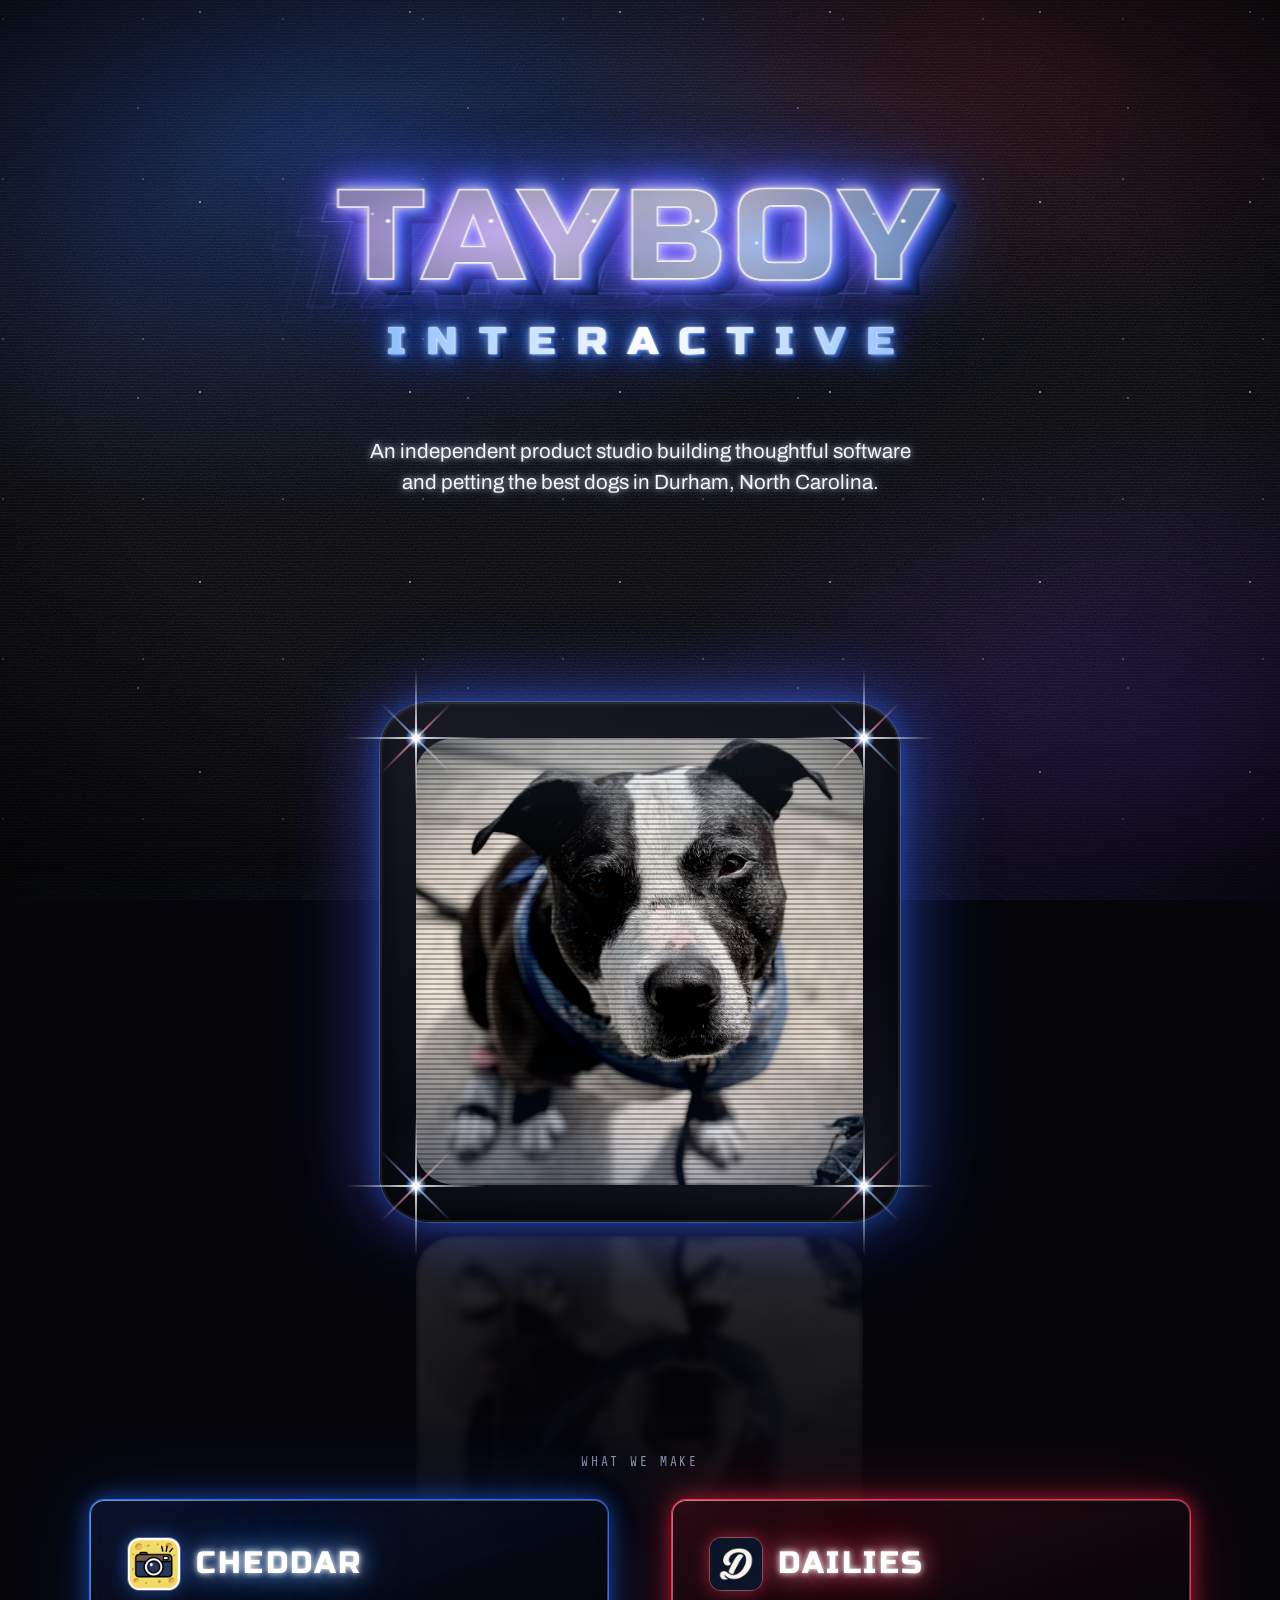
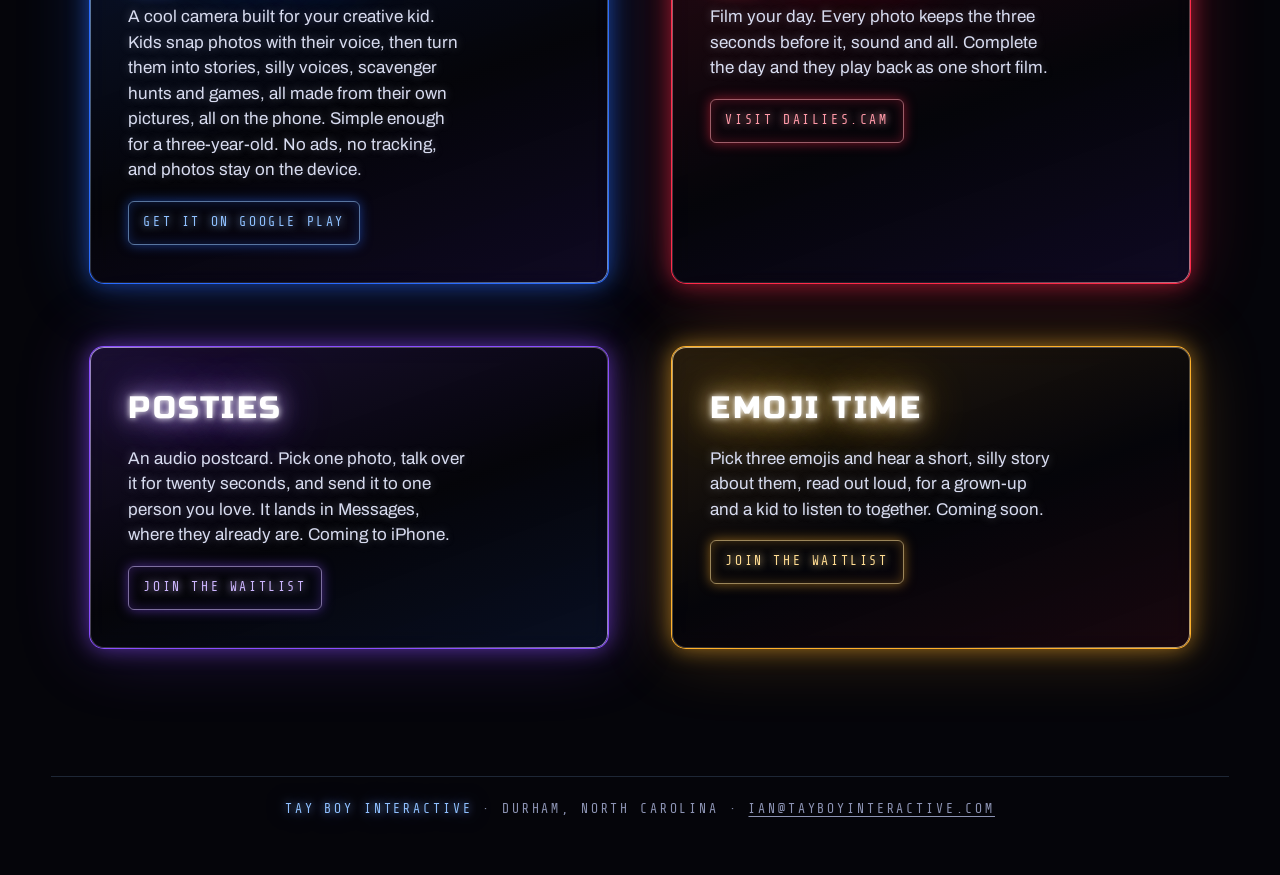
<file: night/index.html>
<!doctype html>
<html lang="en">
<head>
<meta charset="utf-8">
<meta name="viewport" content="width=device-width, initial-scale=1, viewport-fit=cover">
<title>Tay Boy Interactive (night)</title>
<meta name="description" content="An independent product studio building thoughtful software and petting the best dogs in Durham, North Carolina.">
<meta property="og:title" content="Tay Boy Interactive">
<meta property="og:description" content="An independent product studio building thoughtful software and petting the best dogs in Durham, North Carolina.">
<meta property="og:image" content="https://tayboyinteractive.com/assets/og.png">
<meta name="theme-color" content="#ffffff">
<link rel="icon" type="image/svg+xml" href="/assets/favicon.svg">
<link rel="icon" type="image/png" sizes="32x32" href="/assets/favicon-32.png">
<link rel="icon" type="image/png" sizes="64x64" href="/assets/favicon-64.png">
<link rel="icon" type="image/png" sizes="192x192" href="/assets/favicon-192.png">
<link rel="apple-touch-icon" sizes="180x180" href="/assets/apple-touch-icon.png">
<link rel="preconnect" href="https://fonts.googleapis.com">
<link rel="preconnect" href="https://fonts.gstatic.com" crossorigin>
<link rel="stylesheet" href="https://fonts.googleapis.com/css2?family=Russo+One&family=Archivo:wdth,wght@100,400;100,500;125,700&family=Share+Tech+Mono&display=swap">
<style>
  /* Layout: a 1978-1984 optical title card. Black void, one backlit title with a slit-scan streak, a CRT gate for the dog,
     four lit acrylic panels for the apps, each showing the thing it makes, a readout footer. Single dark world by design. */
  :root {
    color-scheme: dark;
    --void: #05050a;
    --blue: #2a6cff;
    --blue-hot: #8fc0ff;
    --red: #ff2a4a;
    --red-hot: #ff9aa8;
    --violet: #5a2bd6;
    --purple: #8a4dff; --purple-hot: #cdb6ff;
    --amber: #ffb02a; --amber-hot: #ffdc92;
    --white: #f4f6ff;
    --dim: #8c93b3;
    --title: "Russo One", "Eurostile", "Bank Gothic", "Arial Black", sans-serif;
    --body: "Archivo", "Helvetica Neue", Arial, sans-serif;
    --mono: "Share Tech Mono", "Courier New", monospace;
    --mx: 0; --my: 0;   /* mouse, -1..1 */
    --gutter: clamp(16px, 4vw, 64px);
  }
  * { box-sizing: border-box; }
  html, body { margin: 0; }
  body {
    background: var(--void); color: var(--white);
    font-family: var(--body); font-size: 17px; line-height: 1.5;
    padding-block: 0; position: relative; overflow-x: hidden; min-height: 100%;
  }
  h1, h2, p { margin: 0; }
  a { color: inherit; }

  /* ---- the stage: void, gel illumination, a neon grid floor, scanlines ---- */
  .stage { position: fixed; inset: 0; z-index: 0; pointer-events: none; overflow: hidden; }
  .stage .gel {
    position: absolute; inset: -20%;
    background:
      radial-gradient(60% 50% at calc(30% + var(--mx) * 4%) calc(25% + var(--my) * 4%), rgba(42,108,255,.28), transparent 60%),
      radial-gradient(50% 45% at calc(80% - var(--mx) * 3%) calc(75% - var(--my) * 3%), rgba(90,43,214,.26), transparent 60%),
      radial-gradient(35% 30% at 70% 20%, rgba(255,42,74,.12), transparent 70%);
    animation: lamp 7s ease-in-out infinite alternate;
  }
  @keyframes lamp { from { opacity: .85; } to { opacity: 1; } }
  .stage .floor {
    position: absolute; left: -30%; right: -30%; bottom: -8%; height: 46%;
    transform: perspective(600px) rotateX(64deg); transform-origin: 50% 100%;
    background-image:
      linear-gradient(rgba(42,108,255,.0), rgba(42,108,255,.22)),
      repeating-linear-gradient(90deg, rgba(143,192,255,.35) 0 1px, transparent 1px 72px),
      repeating-linear-gradient(0deg, rgba(143,192,255,.35) 0 1px, transparent 1px 72px);
    -webkit-mask-image: linear-gradient(to top, #000 20%, transparent 95%);
    mask-image: linear-gradient(to top, #000 20%, transparent 95%);
    animation: floor 6s linear infinite;
  }
  @keyframes floor { from { background-position: 0 0, 0 0, 0 0; } to { background-position: 0 0, 0 0, 0 72px; } }
  .stage .scan {
    position: absolute; inset: 0;
    background: repeating-linear-gradient(0deg, rgba(255,255,255,.035) 0 1px, transparent 1px 3px);
    mix-blend-mode: overlay;
  }
  .stage .vignette { position: absolute; inset: 0; background: radial-gradient(80% 70% at 50% 45%, transparent 55%, rgba(0,0,0,.75)); }
  /* a slow starfield in the void: two tiled layers drifting at different speeds */
  .stage .stars { position: absolute; inset: -10%; opacity: .55;
    background-image:
      radial-gradient(circle, rgba(255,255,255,.9) .7px, transparent 1.4px),
      radial-gradient(circle, rgba(143,192,255,.8) .6px, transparent 1.3px),
      radial-gradient(circle, rgba(255,255,255,.6) .5px, transparent 1.1px);
    background-size: 210px 190px, 330px 290px, 140px 160px;
    background-position: 13px 7px, 101px 53px, 61px 29px;
    animation: drift 90s linear infinite; }
  @keyframes drift { to { background-position: 13px 207px, 101px 343px, 61px 189px; } }
  /* film grain over the whole frame, light */
  .stage .grain { position: absolute; inset: 0; opacity: .13; mix-blend-mode: overlay;
    background-image: url("data:image/svg+xml;utf8,%3Csvg xmlns='http://www.w3.org/2000/svg' width='260' height='260'%3E%3Cfilter id='g'%3E%3CfeTurbulence type='fractalNoise' baseFrequency='0.9' numOctaves='2' seed='4' stitchTiles='stitch'/%3E%3CfeColorMatrix type='saturate' values='0'/%3E%3CfeComponentTransfer%3E%3CfeFuncR type='linear' slope='2.2' intercept='-0.6'/%3E%3CfeFuncG type='linear' slope='2.2' intercept='-0.6'/%3E%3CfeFuncB type='linear' slope='2.2' intercept='-0.6'/%3E%3C/feComponentTransfer%3E%3C/filter%3E%3Crect width='100%25' height='100%25' filter='url(%23g)'/%3E%3C/svg%3E");
    background-size: 260px 260px; animation: grainjump .5s steps(1) infinite; }
  @keyframes grainjump { 0% { background-position: 0 0; } 25% { background-position: -70px 40px; } 50% { background-position: 50px -80px; } 75% { background-position: -30px 60px; } 100% { background-position: 0 0; } }
  /* anamorphic flare: a horizontal line of light that crosses once during the opening */
  .anamorphic { position: absolute; left: -30%; width: 160%; top: 30%; height: 2px; opacity: 0; pointer-events: none;
    background: linear-gradient(90deg, transparent, rgba(143,192,255,.9) 30%, #fff 50%, rgba(255,42,74,.9) 70%, transparent);
    box-shadow: 0 0 22px 5px rgba(143,192,255,.45), 0 0 80px 20px rgba(42,108,255,.25); filter: blur(.6px); }
  .wrap { position: relative; z-index: 1; max-width: 1360px; margin-inline: auto; padding-inline: var(--gutter); }

  /* ---- readout bar ---- */
  .readout { display: flex; justify-content: space-between; gap: 16px; flex-wrap: wrap; padding-block: 18px; font-family: var(--mono); font-size: 13px; letter-spacing: .22em; text-transform: uppercase; color: var(--dim); }
  .readout b { color: var(--blue-hot); font-weight: 400; text-shadow: 0 0 8px rgba(143,192,255,.8); }

  /* ---- the title: backlit mask, dual gels, slit-scan streak ---- */
  .hero { display: grid; overflow: clip; justify-items: center; text-align: center; min-height: 78vh; align-content: center; padding-block: clamp(48px, 8vw, 120px) clamp(64px, 10vw, 160px); }
  .mask { position: relative; isolation: isolate; display: grid; justify-items: center; }
  .title { font-family: var(--title); font-weight: 400; text-transform: uppercase; line-height: .92; letter-spacing: .05em; font-size: clamp(56px, 10vw, 168px); position: relative; transform: scaleX(1.12); transform-origin: center; }
  /* the extrusion: the mask has depth, stepping back and down into the void in blue, then dark */
  .title .ext {
    position: absolute; left: 0; top: 0; z-index: -1; white-space: nowrap; color: #0b1230;
    text-shadow:
      1px 1px 0 #1a3fa8, 2px 2px 0 #1a3fa8, 3px 3px 0 #173a9c, 4px 4px 0 #15368f, 5px 5px 0 #133283, 6px 6px 0 #112d76,
      7px 7px 0 #0f2969, 8px 8px 0 #0d245c, 9px 9px 0 #0b2050, 10px 10px 0 #091b44, 11px 11px 0 #081738, 12px 12px 0 #06132c,
      13px 13px 0 #050f22, 14px 14px 0 #040b19, 15px 15px 0 #030810, 16px 16px 0 #020508,
      0 0 30px rgba(42,108,255,.55), 0 0 90px rgba(42,108,255,.35);
  }
  .title { display: grid; justify-items: center; }
  .title .ln { display: inline-block; position: relative; }
  /* the streak: a stack of copies trailing back into the void, like the open-shutter pass */
  .title .ln::before, .title .ln::after, .title .ln .s1, .title .ln .s2 {
    content: attr(data-t); position: absolute; left: 0; top: 0; pointer-events: none; z-index: -1; white-space: nowrap;
  }
  .title .ln .s1, .title .ln .s2 { content: none; }
  .title .ln::before { color: transparent; -webkit-text-stroke: 1px rgba(143,192,255,.45); transform: translate(calc(-22px + var(--mx) * -10px), calc(14px + var(--my) * 6px)) skewX(-14deg); opacity: .8; }
  .title .ln::after  { color: transparent; -webkit-text-stroke: 1px rgba(138,77,255,.45);   transform: translate(calc(-44px + var(--mx) * -20px), calc(28px + var(--my) * 12px)) skewX(-14deg); opacity: .55; }
  .title .ln .s1 { color: transparent; -webkit-text-stroke: 1px rgba(143,192,255,.22); transform: translate(calc(-66px + var(--mx) * -30px), calc(42px + var(--my) * 18px)) skewX(-14deg); opacity: .35; }
  .title .ln .s2 { color: transparent; -webkit-text-stroke: 1px rgba(138,77,255,.2);   transform: translate(calc(-88px + var(--mx) * -40px), calc(56px + var(--my) * 24px)) skewX(-14deg); opacity: .2; }
  .boot .title .ln::before { animation: streak1 1.6s cubic-bezier(.2,.8,.2,1) 0.45s both; }
  .boot .title .ln::after  { animation: streak2 1.6s cubic-bezier(.2,.8,.2,1) 0.45s both; }
  .boot .title .ln .s1 { animation: streak3 1.6s cubic-bezier(.2,.8,.2,1) 0.45s both; }
  .boot .title .ln .s2 { animation: streak4 1.6s cubic-bezier(.2,.8,.2,1) 0.45s both; }
  @keyframes streak1 { from { opacity: 0; transform: translate(-220px, 140px) skewX(-14deg); } }
  @keyframes streak2 { from { opacity: 0; transform: translate(-300px, 190px) skewX(-14deg); } }
  @keyframes streak3 { from { opacity: 0; transform: translate(-380px, 240px) skewX(-14deg); } }
  @keyframes streak4 { from { opacity: 0; transform: translate(-460px, 290px) skewX(-14deg); } }
  /* the face: a hot white core with a red gel on one side and a blue gel on the other, and a wide diffusion bloom */
  .title .face {
    position: relative; display: block;
    color: #fff; -webkit-text-stroke: 1px rgba(255,255,255,.55);
    /* deep space behind the mask: three star layers over a nebula, drifting at different speeds */
    background-image:
      radial-gradient(circle, #ffffff 1.3px, transparent 2.6px),
      radial-gradient(circle, rgba(205,182,255,.95) 1px, transparent 2.2px),
      radial-gradient(circle, rgba(143,192,255,.9) .8px, transparent 1.8px),
      radial-gradient(42% 60% at 28% 45%, rgba(138,77,255,.75), transparent 70%),
      radial-gradient(38% 55% at 72% 55%, rgba(42,108,255,.7), transparent 70%),
      radial-gradient(30% 40% at 55% 20%, rgba(255,255,255,.18), transparent 70%),
      linear-gradient(160deg, #0a1034, #1b1552 45%, #071b3e 100%);
    background-size: 92px 84px, 150px 128px, 64px 70px, 100% 100%, 100% 100%, 100% 100%, 100% 100%;
    -webkit-background-clip: text; background-clip: text; color: transparent;
    -webkit-text-stroke: 2px rgba(255,255,255,.85);
    text-shadow: none;
  }
  .title .gel {
    position: absolute; left: 0; top: 0; z-index: 3; white-space: nowrap; pointer-events: none;
    mix-blend-mode: screen; opacity: .6;
    background: linear-gradient(100deg, var(--purple) 0%, var(--purple-hot) 24%, #ffffff 44%, #e8f0ff 50%, #ffffff 56%, var(--blue-hot) 76%, var(--blue) 100%);
    background-size: 220% 100%; background-position: 50% 50%;
    -webkit-background-clip: text; background-clip: text; color: transparent;
    animation: sheen 7s ease-in-out 4s infinite;
  }
  @keyframes sheen { 0%, 100% { background-position: 50% 50%; } 35% { background-position: 0% 50%; } 70% { background-position: 100% 50%; } }
  .title { cursor: pointer; }
  .mask::after { content: ""; position: absolute; inset: -160% -60%; pointer-events: none; opacity: 0; mix-blend-mode: screen;
    background: radial-gradient(26% 20% at 50% 44%, rgba(255,255,255,.95), rgba(143,192,255,.5) 40%, transparent 70%); }
  .title .glow {
    position: absolute; left: 0; top: 0; z-index: -1; color: #fff; white-space: nowrap;
    text-shadow:
      0 0 2px #fff,
      0 0 12px rgba(255,255,255,.9),
      -6px 0 28px rgba(138,77,255,.9),
       6px 0 28px rgba(42,108,255,.95),
      -14px 0 70px rgba(138,77,255,.55),
       14px 0 70px rgba(42,108,255,.6),
      0 0 140px rgba(143,192,255,.45);
    filter: blur(.6px);
    animation: pulse 4.5s ease-in-out 2.3s infinite alternate;
  }
  @keyframes lightup { from { opacity: 0; filter: blur(14px) brightness(3); } 60% { opacity: 1; filter: blur(2px) brightness(1.8); } to { opacity: 1; } }
  @keyframes pulse { from { opacity: .82; } to { opacity: 1; } }
  @keyframes flicker { 0%, 96.5%, 100% { opacity: 1; } 97% { opacity: .78; } 97.6% { opacity: 1; } 98.2% { opacity: .85; } 98.6% { opacity: 1; } }
  .title .ln + .ln { margin-top: .08em; }
  .title .ln.small { font-size: .3em; letter-spacing: .5em; margin-top: .7em; padding-left: .5em; }
  .title .ln.small .glow, .title .ln.small .ext { left: .5em; }
  .title .ln.small .ext { text-shadow: 1px 1px 0 #1a3fa8, 2px 2px 0 #15368f, 3px 3px 0 #0f2969, 4px 4px 0 #091b44, 5px 5px 0 #040b19, 0 0 20px rgba(42,108,255,.5); }
  .title .ln.small .face { background: linear-gradient(90deg, var(--blue-hot), #fff 50%, var(--blue-hot)); background-size: 100% 100%; -webkit-background-clip: text; background-clip: text; -webkit-text-stroke: 0; animation: none; }
  .title .ln.small .glow { text-shadow: 0 0 2px #fff, 0 0 10px rgba(143,192,255,.9), 0 0 30px rgba(42,108,255,.9), 0 0 70px rgba(42,108,255,.5); }
  .title .ln.small::before, .title .ln.small::after, .title .ln.small .s1, .title .ln.small .s2 { display: none; }

  .tagline { margin-top: clamp(40px, 6vw, 88px); max-width: 46ch; text-wrap: balance; font-size: clamp(18px, 1.6vw, 22px); font-weight: 400; color: var(--white); text-shadow: 0 0 6px rgba(244,246,255,.75), 0 0 22px rgba(143,192,255,.45); }

  /* ---- CRT gate for the dog ---- */
  .act { display: grid; justify-items: center; padding-block: 0 clamp(140px, 18vw, 300px); }
  .gate { position: relative; width: min(100%, 520px); aspect-ratio: 1; }
  .bezel {
    position: absolute; inset: 0; border-radius: 10% / 9%;
    background: linear-gradient(160deg, #1a1b26, #090a12 60%, #14151f);
    box-shadow:
      inset 0 0 0 2px rgba(255,255,255,.06), inset 0 2px 8px rgba(255,255,255,.08), inset 0 -10px 30px rgba(0,0,0,.8),
      0 0 0 1px rgba(143,192,255,.25), 0 0 24px rgba(42,108,255,.45), 0 0 90px rgba(42,108,255,.25), -24px 0 80px rgba(138,77,255,.22), 24px 0 80px rgba(42,108,255,.22);
  }
  /* the floor reflection under the monolith */
  .gate .reflect { position: absolute; left: 7%; right: 7%; top: calc(100% + 14px); aspect-ratio: 1; border-radius: 9% / 8%; overflow: hidden; transform: scaleY(-1); opacity: .26; filter: blur(3px); pointer-events: none;
    -webkit-mask-image: linear-gradient(to top, rgba(0,0,0,.9), transparent 70%); mask-image: linear-gradient(to top, rgba(0,0,0,.9), transparent 70%); }
  .gate .reflect img { display: block; width: 100%; height: 100%; object-fit: cover; filter: contrast(1.15) saturate(.75) brightness(.7) sepia(.1) hue-rotate(-8deg); }
  .glass {
    position: absolute; inset: 7%; border-radius: 9% / 8%; overflow: hidden; background: #000;
    box-shadow: inset 0 0 40px rgba(0,0,0,.9), inset 0 0 0 1px rgba(143,192,255,.35);
  }
  .glass .swap { display: block; position: absolute; inset: 0; cursor: pointer; z-index: 2; }
  .glass::before, .glass::after { pointer-events: none; z-index: 3; }   /* scanlines and vignette sit above the link visually but let clicks through */
  .glass .swap:focus-visible { outline: 2px solid var(--blue-hot); outline-offset: -4px; }
  .glass img { display: block; width: 100%; height: 100%; object-fit: cover; filter: contrast(1.15) saturate(.75) brightness(.92) sepia(.1) hue-rotate(-8deg); transform: scale(1.03); }
  .glass::before { content: ""; position: absolute; inset: 0; background: repeating-linear-gradient(0deg, rgba(0,0,0,.28) 0 2px, transparent 2px 5px); mix-blend-mode: multiply; }
  .glass::after { content: ""; position: absolute; inset: 0; background: radial-gradient(90% 80% at 50% 45%, transparent 55%, rgba(0,0,0,.6)), linear-gradient(180deg, rgba(143,192,255,.12), transparent 30%, transparent 70%, rgba(42,108,255,.12)); }
  .raster { position: absolute; inset: 7%; border-radius: 9% / 8%; overflow: hidden; pointer-events: none; }
  .raster::before { content: ""; position: absolute; left: 0; right: 0; height: 18%; top: -20%; background: linear-gradient(180deg, transparent, rgba(255,255,255,.08), transparent); animation: roll 5.5s linear infinite; }
  @keyframes roll { to { top: 110%; } }
  /* star-filter flares at the corners, the peacock sparkle */
  .flare { position: absolute; width: 140px; height: 140px; pointer-events: none; transform: translate(-50%, -50%); mix-blend-mode: screen; animation: twinkle 3.2s ease-in-out infinite; }
  .flare::before, .flare::after { content: ""; position: absolute; left: 50%; top: 50%; background: linear-gradient(90deg, transparent, rgba(255,255,255,.95) 50%, transparent); transform: translate(-50%, -50%); }
  .flare::before { width: 100%; height: 2px; }
  .flare::after { width: 2px; height: 100%; background: linear-gradient(180deg, transparent, rgba(255,255,255,.95) 50%, transparent); }
  .flare i { position: absolute; left: 50%; top: 50%; width: 70%; height: 1.5px; transform: translate(-50%, -50%) rotate(45deg); background: linear-gradient(90deg, transparent, rgba(143,192,255,.9) 50%, transparent); }
  .flare i + i { transform: translate(-50%, -50%) rotate(-45deg); background: linear-gradient(90deg, transparent, rgba(255,154,168,.9) 50%, transparent); }
  .flare b { position: absolute; left: 50%; top: 50%; width: 22px; height: 22px; border-radius: 50%; transform: translate(-50%, -50%); background: radial-gradient(circle, #fff 0%, rgba(255,255,255,.9) 20%, rgba(143,192,255,.5) 45%, transparent 70%); }
  .flare.tl { left: 7%; top: 7%; } .flare.tr { left: 93%; top: 7%; animation-delay: -1.1s; } .flare.bl { left: 7%; top: 93%; animation-delay: -2.2s; } .flare.br { left: 93%; top: 93%; animation-delay: -.6s; }
  @keyframes twinkle { 0%, 100% { opacity: .55; transform: translate(-50%, -50%) scale(.85); } 50% { opacity: 1; transform: translate(-50%, -50%) scale(1.1); } }

  /* ---- lit acrylic panels ---- */
  .panels { display: grid; grid-template-columns: 1fr 1fr; gap: clamp(32px, 5vw, 72px); padding-block: 0 clamp(80px, 10vw, 160px); max-width: 1100px; margin-inline: auto; }
  .panel {
    --gel: var(--blue); --gel-hot: var(--blue-hot);
    position: relative; padding: clamp(24px, 3vw, 40px); border-radius: 14px; isolation: isolate; overflow: hidden;
    background: linear-gradient(160deg, rgba(42,108,255,.14), rgba(5,5,10,.55) 55%, rgba(90,43,214,.12));
    -webkit-backdrop-filter: blur(10px); backdrop-filter: blur(10px);
    box-shadow: inset 0 0 0 1px rgba(255,255,255,.1), 0 0 0 1px var(--gel), 0 0 22px color-mix(in srgb, var(--gel) 60%, transparent), 0 0 70px color-mix(in srgb, var(--gel) 25%, transparent), inset 0 1px 0 rgba(255,255,255,.18);
    transition: box-shadow .35s ease, transform .35s ease;
  }
  .panel.dailies { --gel: var(--red); --gel-hot: var(--red-hot); background: linear-gradient(160deg, rgba(255,42,74,.14), rgba(5,5,10,.55) 55%, rgba(90,43,214,.12)); }
  .panel.posties { --gel: var(--purple); --gel-hot: var(--purple-hot); background: linear-gradient(160deg, rgba(138,77,255,.16), rgba(5,5,10,.55) 55%, rgba(42,108,255,.1)); }
  .panel.emoji { --gel: var(--amber); --gel-hot: var(--amber-hot); background: linear-gradient(160deg, rgba(255,176,42,.14), rgba(5,5,10,.55) 55%, rgba(255,42,74,.08)); }

  /* ---- the opening ident. Runs only with .boot on body, so the page is complete at rest without it. ----
     0.0s  black, grid floor flies in from the horizon
     0.5s  anamorphic flare sweeps across
     0.9s  TAYBOY slit-scans in left to right, streak trailing
     1.9s  bloom flash as it locks; INTERACTIVE wipes in
     2.3s  tagline lights
     2.6s  CRT powers on: a line of light opens into the picture
     3.1s  panels stutter on like neon, one after another */
  .boot .stage .floor { animation: floor 6s linear infinite, floorIn 1.5s cubic-bezier(.2,.8,.2,1) both; }
  @keyframes floorIn { from { opacity: 0; transform: perspective(600px) rotateX(64deg) translateY(70%) scale(.4); } to { opacity: 1; transform: perspective(600px) rotateX(64deg); } }
  .boot .stage .gel { animation: lamp 7s ease-in-out infinite alternate, lightup 1.6s ease-out both; }
  .boot .anamorphic { animation: flareSweep 1.2s cubic-bezier(.2,.7,.2,1) 0.25s both; }
  @keyframes flareSweep { 0% { opacity: 0; transform: translateX(-45%) scaleX(.3); } 25% { opacity: 1; } 100% { opacity: 0; transform: translateX(45%) scaleX(1.3); } }
  .boot .title .ln:not(.small) { animation: wipe 1.1s cubic-bezier(.2,.8,.2,1) 0.45s both; }
  .boot .title .ln.small { animation: wipe .8s cubic-bezier(.2,.8,.2,1) 0.975s both; }
  @keyframes wipe { from { clip-path: inset(-200% 100% -200% -60%); } to { clip-path: inset(-200% -60% -200% -60%); } }
  .boot .title .face { animation: lightup 1.2s ease-out 0.45s both; }
  .boot .title .glow { animation: lightup 1.2s ease-out 0.45s both, pulse 4.5s ease-in-out 1.15s infinite alternate; }
  .boot .title .ext { animation: lightup 1.2s ease-out 0.45s both; }
  .boot .mask::after { animation: flash .8s ease-out 0.925s both; }
  @keyframes flash { 0% { opacity: 0; } 18% { opacity: 1; } 100% { opacity: 0; } }
  .boot .tagline { animation: lightup 1s ease-out 1.15s both; }
  .boot .gate { animation: rise .9s cubic-bezier(.2,.8,.2,1) 1.15s both; }
  @keyframes rise { from { opacity: 0; transform: translateY(420px); } 30% { opacity: 1; } to { opacity: 1; transform: none; } }
  .boot .glass { animation: crtOn .8s cubic-bezier(.2,.8,.2,1) 1.6s both; }
  @keyframes crtOn { 0% { transform: scaleY(.006) scaleX(.5); filter: brightness(8) saturate(0); } 45% { transform: scaleY(.012) scaleX(1); filter: brightness(5) saturate(0); } 70% { transform: scaleY(1) scaleX(1); filter: brightness(1.8); } 100% { transform: none; filter: none; } }
  .boot .flare { animation: twinkle 3.2s ease-in-out infinite, lightup .5s ease-out 1.95s both; }
  .boot .panel { animation: neonOn 1s steps(1) both; }
  .boot .panel.cheddar { animation-delay: 1.9s; } .boot .panel.dailies { animation-delay: 1.975s; } .boot .panel.posties { animation-delay: 2.05s; } .boot .panel.emoji { animation-delay: 2.125s; }
  @keyframes neonOn { 0% { opacity: 0; } 8% { opacity: .9; } 16% { opacity: .08; } 30% { opacity: 1; } 38% { opacity: .25; } 52% { opacity: 1; } 60% { opacity: .55; } 100% { opacity: 1; } }
  .boot footer { animation: lightup 1s ease-out 2.3s both; }
  .panel .icon.placeholder { display: grid; place-items: center; background: #0b0c16; color: var(--gel-hot); font-family: var(--title); font-size: 24px; text-shadow: 0 0 10px var(--gel-hot); }
  .panel .soon { display: block; margin-top: 18px; margin-bottom: -8px; font-family: var(--mono); font-size: 13px; letter-spacing: .2em; text-transform: uppercase; color: var(--gel-hot); text-shadow: 0 0 8px var(--gel-hot), 0 0 22px var(--gel); animation: pulse 2.6s ease-in-out infinite alternate; }
  /* the gel edge: a bright refracted rim that brightens on hover */
  .panel::before { content: ""; position: absolute; inset: 0; border-radius: inherit; padding: 1px; background: linear-gradient(120deg, var(--gel-hot), transparent 35%, transparent 65%, var(--gel-hot)); -webkit-mask: linear-gradient(#000 0 0) content-box, linear-gradient(#000 0 0); -webkit-mask-composite: xor; mask: linear-gradient(#000 0 0) content-box, linear-gradient(#000 0 0); mask-composite: exclude; opacity: .7; transition: opacity .3s; }
  /* the flare flash: a diagonal sheet of light that sweeps on hover */
  .panel::after { content: ""; position: absolute; top: -60%; bottom: -60%; left: -40%; width: 40%; transform: skewX(-20deg) translateX(-120%); background: linear-gradient(90deg, transparent, rgba(255,255,255,.55), transparent); mix-blend-mode: screen; opacity: 0; pointer-events: none; }
  .panel::before, .panel::after { pointer-events: none; }
  .panel .head, .panel p, .panel .soon { position: relative; z-index: 1; }
  .panel a::after { content: ""; position: absolute; inset: 0; z-index: 2; }   /* the whole panel is the link, as on the paper page */
  .panel:hover { transform: translateY(-3px); box-shadow: inset 0 0 0 1px rgba(255,255,255,.2), 0 0 0 1px var(--gel-hot), 0 0 34px var(--gel), 0 0 120px color-mix(in srgb, var(--gel) 55%, transparent), 0 0 220px color-mix(in srgb, var(--gel) 30%, transparent), inset 0 1px 0 rgba(255,255,255,.3); }
  .panel:hover::before { opacity: 1; }
  .panel:hover::after { animation: sweep .7s cubic-bezier(.2,.7,.2,1) forwards; }
  @keyframes sweep { from { opacity: 1; transform: skewX(-20deg) translateX(-120%); } to { opacity: 0; transform: skewX(-20deg) translateX(520%); } }
  .panel .head { display: flex; align-items: center; gap: 16px; margin-bottom: 14px; }
  .panel .icon { width: 52px; height: 52px; border-radius: 22%; flex: none; filter: saturate(.7) contrast(1.1); box-shadow: 0 0 0 1px rgba(255,255,255,.25), 0 0 18px color-mix(in srgb, var(--gel) 70%, transparent); }
  .panel h2 { font-family: var(--title); font-weight: 400; text-transform: uppercase; letter-spacing: .08em; font-size: clamp(22px, 2.4vw, 32px); color: #fff; text-shadow: 0 0 6px #fff, 0 0 22px var(--gel-hot), 0 0 50px var(--gel); }
  .panel p { color: #d8dcf0; max-width: 34ch; text-shadow: 0 0 10px rgba(216,220,240,.35); }
  .panel a { display: inline-block; margin-top: 18px; font-family: var(--mono); font-size: 13px; letter-spacing: .2em; text-transform: uppercase; text-decoration: none; color: var(--gel-hot); border: 1px solid color-mix(in srgb, var(--gel-hot) 60%, transparent); padding: 10px 14px; border-radius: 6px; box-shadow: 0 0 12px color-mix(in srgb, var(--gel) 50%, transparent), inset 0 0 12px color-mix(in srgb, var(--gel) 25%, transparent); text-shadow: 0 0 8px var(--gel-hot); transition: box-shadow .25s, background .25s; min-height: 44px; }
  /* the section heading, in the same readout voice as the panel links */
  .panel a:focus-visible { background: color-mix(in srgb, var(--gel) 25%, transparent); box-shadow: 0 0 24px var(--gel), inset 0 0 18px color-mix(in srgb, var(--gel) 45%, transparent); outline: none; }
  .section-title { font-family: var(--mono); font-weight: 400; font-size: 13px; letter-spacing: .22em; text-transform: uppercase; color: var(--dim); text-align: center; margin: 0 0 28px; }
  footer a { color: inherit; text-decoration: underline; text-underline-offset: .25em; }
  .panel a:hover, .panel a:focus-visible { background: color-mix(in srgb, var(--gel) 25%, transparent); box-shadow: 0 0 24px var(--gel), inset 0 0 18px color-mix(in srgb, var(--gel) 45%, transparent); outline: none; }
  .panel a:focus-visible { outline: 2px solid var(--gel-hot); outline-offset: 3px; }

  footer b { color: var(--blue-hot); font-weight: 400; text-shadow: 0 0 8px rgba(143,192,255,.8), 0 0 22px rgba(42,108,255,.6); }
  footer { padding-block: 22px 56px; display: flex; justify-content: center; gap: 16px; flex-wrap: wrap; font-family: var(--mono); font-size: 13px; letter-spacing: .22em; text-transform: uppercase; color: var(--dim); border-top: 1px solid rgba(143,192,255,.18); }



  @media (max-width: 860px) {
    .hero { min-height: 0; }
    .gate { width: min(100%, 460px); }
    .panels { grid-template-columns: 1fr; }
    .title .ln::after, .title .ln .s2 { display: none; }
    .title { transform: none; width: 100%; }
  }
  @media (prefers-reduced-motion: reduce) {
    *, *::before, *::after { animation: none !important; transition: none !important; }
    .panel, .gate, .tagline, .title .face, .title .glow { opacity: 1; }
    .panel:hover::after { display: none; }
  }
</style>
</head>
<body>
<div class="stage" aria-hidden="true">
  <div class="gel"></div>
  <div class="stars"></div>
  <div class="floor"></div>
  <div class="scan"></div>
  <div class="grain"></div>
  <div class="vignette"></div>
  <div class="anamorphic"></div>
</div>

<div class="wrap">

  <header class="hero">
    <div class="mask">
      <h1 class="title" title="Replay the opening" aria-label="Tay Boy Interactive">
        <span class="ln" data-t="TAYBOY"><span class="s1" aria-hidden="true">TAYBOY</span><span class="s2" aria-hidden="true">TAYBOY</span><span class="ext" aria-hidden="true">TAYBOY</span><span class="glow" aria-hidden="true">TAYBOY</span><span class="face">TAYBOY</span><span class="gel" aria-hidden="true">TAYBOY</span></span>
        <span class="ln small"><span class="ext" aria-hidden="true">INTERACTIVE</span><span class="glow" aria-hidden="true">INTERACTIVE</span><span class="face">INTERACTIVE</span></span>
      </h1>
      <p class="tagline">An independent product studio building thoughtful software and petting the best dogs in Durham, North Carolina.</p>
    </div>
  </header>

  <section class="act" aria-label="Tay">
    <figure class="gate" style="margin:0">
      <div class="bezel"></div>
      <div class="glass"><a class="swap" href="/" title="Flip to the paper version" aria-label="Tay, a black and white dog in a blue bandana, looking up at the camera. Flip to the paper version of this page"><img src="/assets/tater.jpg" alt="Tay, a black and white dog in a blue bandana, looking up at the camera" width="1116" height="1116"></a></div>
      <div class="raster"></div>
      <div class="reflect" aria-hidden="true"><img src="/assets/tater.jpg" alt="" width="1116" height="1116"></div>
      <span class="flare tl" aria-hidden="true"><i></i><i></i><b></b></span>
      <span class="flare tr" aria-hidden="true"><i></i><i></i><b></b></span>
      <span class="flare bl" aria-hidden="true"><i></i><i></i><b></b></span>
      <span class="flare br" aria-hidden="true"><i></i><i></i><b></b></span>
    </figure>
  </section>

  <main>
    <h2 class="section-title">What we make</h2>
    <section class="panels" aria-label="Apps">
      <article class="panel cheddar" id="cheddar">
        <div class="head"><img class="icon" src="/assets/cheddar-icon.png" alt="" width="256" height="256"><h2>Cheddar</h2></div>
        <p>A cool camera built for your creative kid. Kids snap photos with their voice, then turn them into stories, silly voices, scavenger hunts and games, all made from their own pictures, all on the phone. Simple enough for a three-year-old. No ads, no tracking, and photos stay on the device.</p>
        <a href="https://play.google.com/store/apps/details?id=com.cheddarcam.android">Get it on Google Play</a>
      </article>
      <article class="panel dailies" id="dailies">
        <div class="head"><img class="icon" src="/assets/dailies-icon.png" alt="" width="256" height="256"><h2>Dailies</h2></div>
        <p>Film your day. Every photo keeps the three seconds before it, sound and all. Complete the day and they play back as one short film.</p>
        <a href="https://dailies.cam">Visit dailies.cam</a>
      </article>
      <article class="panel posties" id="posties">
        <div class="head"><h2>Posties</h2></div>
        <p>An audio postcard. Pick one photo, talk over it for twenty seconds, and send it to one person you love. It lands in Messages, where they already are. Coming to iPhone.</p>
        <a href="mailto:ian@tayboyinteractive.com?subject=Posties%20waitlist" aria-label="Join the Posties waitlist">Join the waitlist</a>
      </article>
      <article class="panel emoji" id="emoji-time">
        <div class="head"><h2>Emoji Time</h2></div>
        <p>Pick three emojis and hear a short, silly story about them, read out loud, for a grown-up and a kid to listen to together. Coming soon.</p>
        <a href="mailto:ian@tayboyinteractive.com?subject=Emoji%20Time%20waitlist" aria-label="Join the Emoji Time waitlist">Join the waitlist</a>
      </article>
    </section>
  </main>

  <footer>
    <span><b>Tay Boy Interactive</b> · Durham, North Carolina · <a href="mailto:ian@tayboyinteractive.com">ian@tayboyinteractive.com</a></span>
  </footer>
</div>

<script>
(function () {
  /* the lamps and the streak drift a little with the mouse, like a camera on a motion-control rig */
  var root = document.documentElement, fine = window.matchMedia("(pointer: fine)").matches;
  var still = window.matchMedia("(prefers-reduced-motion: reduce)").matches;
  /* the opening ident: add .boot after first paint so the sequence starts from black; click the title to run it again */
  /* it plays once per visit: a refresh or a flip back lands on the finished page with the links already lit. Click the title to replay. */
  var seen = false; try { seen = sessionStorage.getItem("tb-ident") === "1"; sessionStorage.setItem("tb-ident", "1"); } catch (e) {}
  if (!still) {
    if (!seen) requestAnimationFrame(function () { requestAnimationFrame(function () { document.body.classList.add("boot"); }); });
    document.querySelector(".title").addEventListener("click", function () {
      document.body.classList.remove("boot"); void document.body.offsetWidth; document.body.classList.add("boot");
    });
  }
  if (!fine || still) return;
  window.addEventListener("mousemove", function (e) {
    root.style.setProperty("--mx", ((e.clientX / innerWidth) * 2 - 1).toFixed(3));
    root.style.setProperty("--my", ((e.clientY / innerHeight) * 2 - 1).toFixed(3));
  }, { passive: true });
})();
</script>

</body>
</html>
</file>
